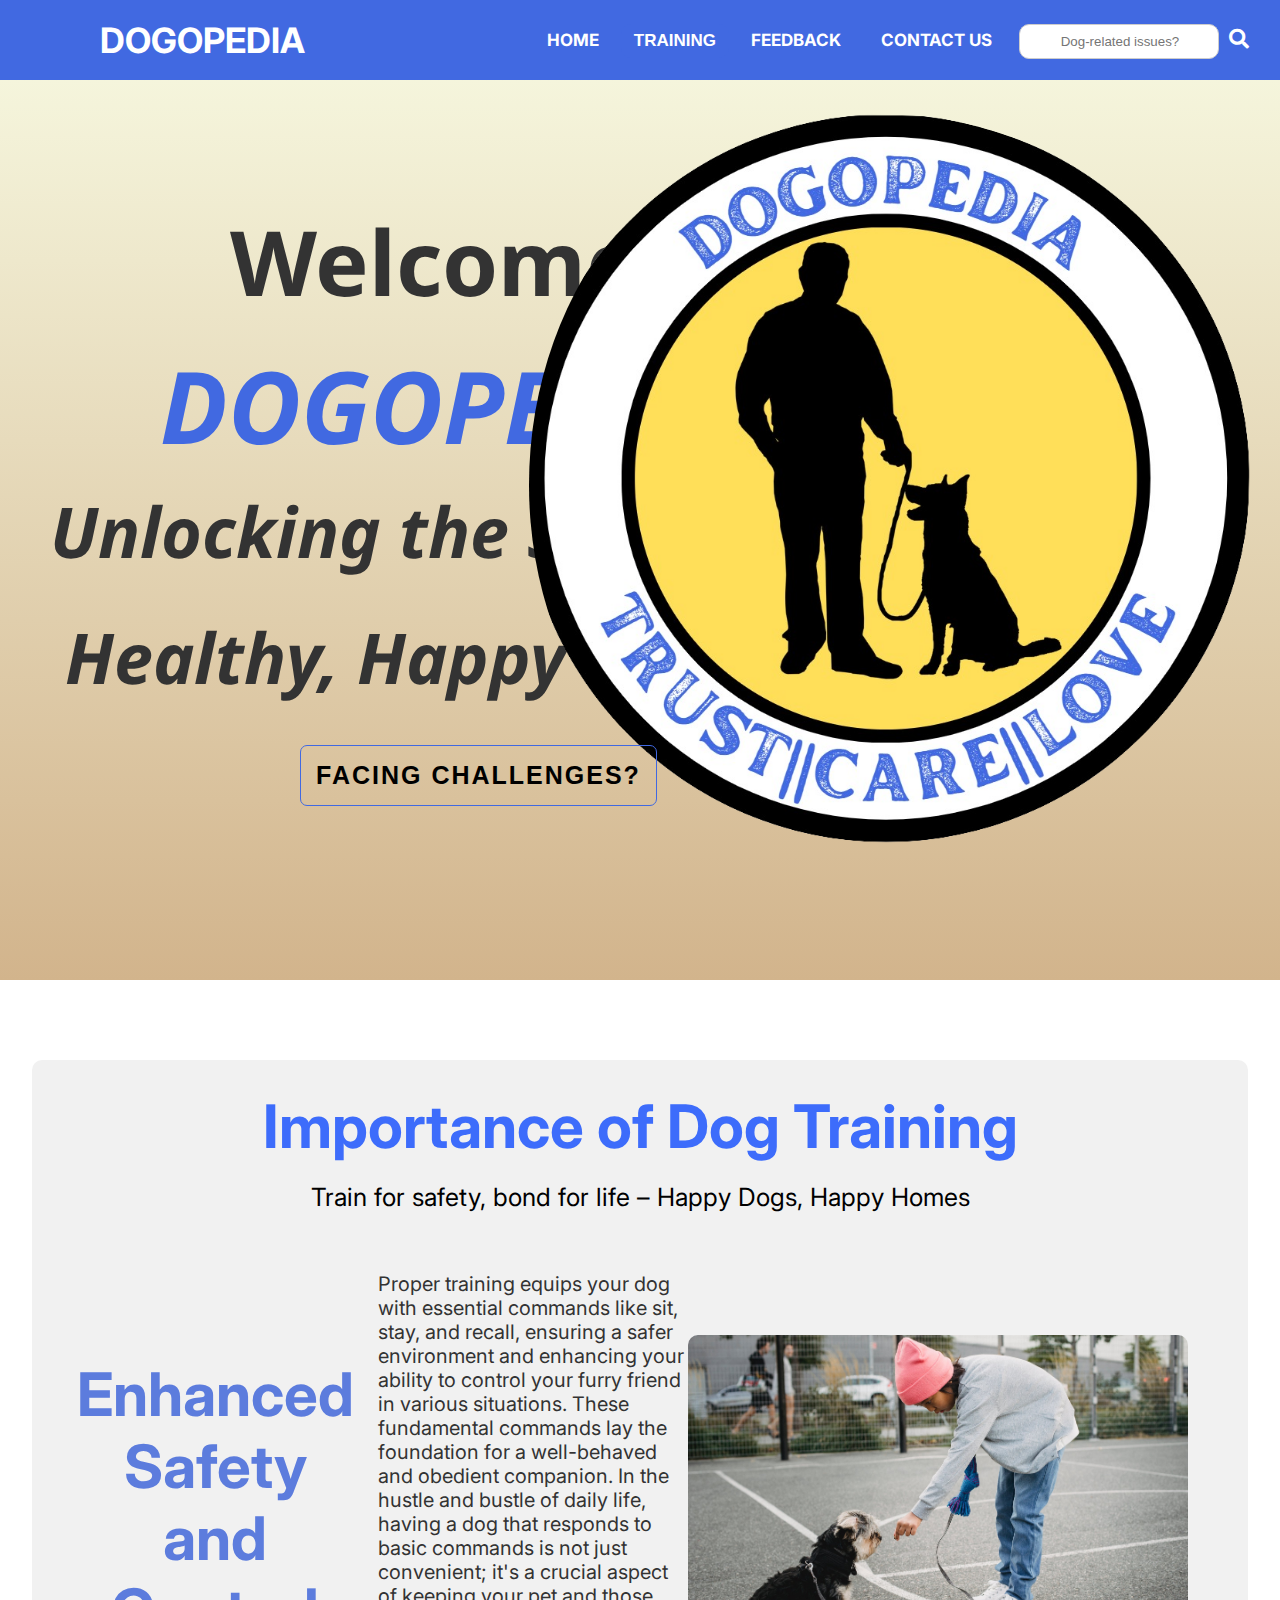
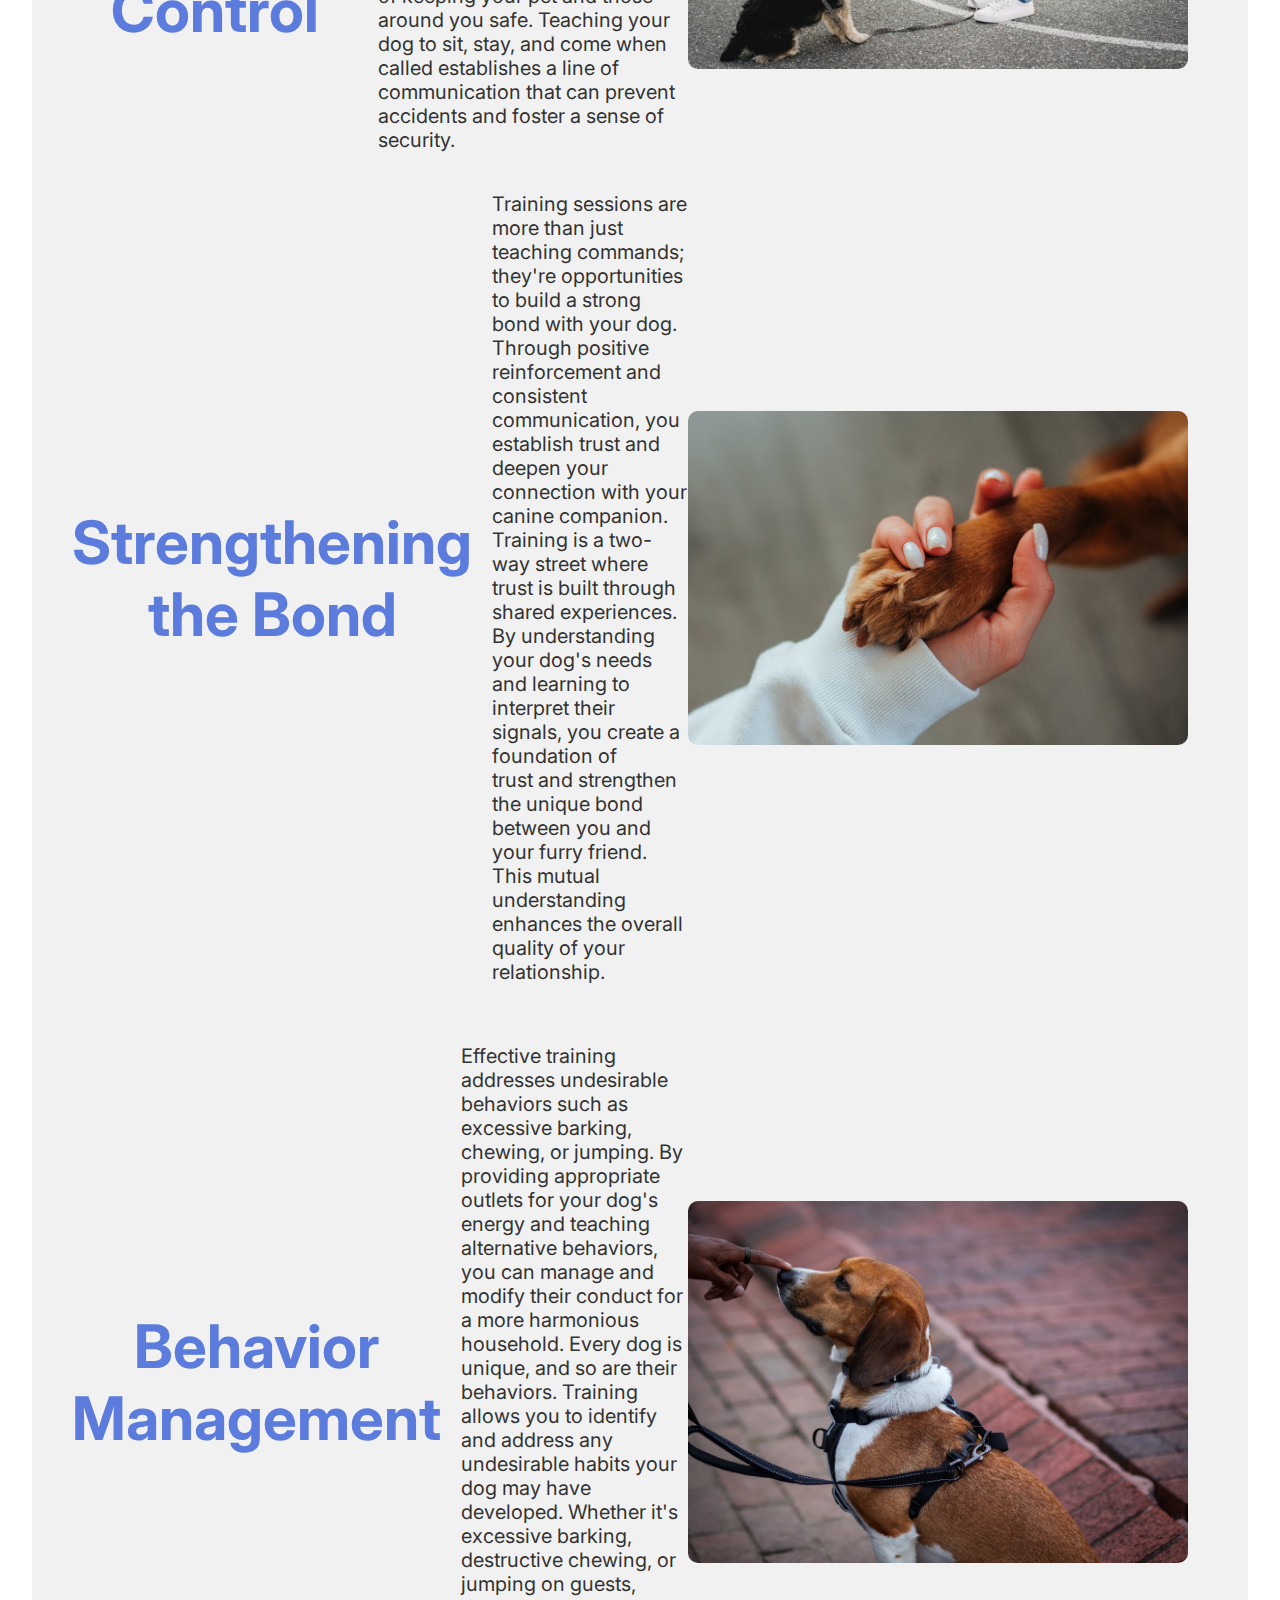
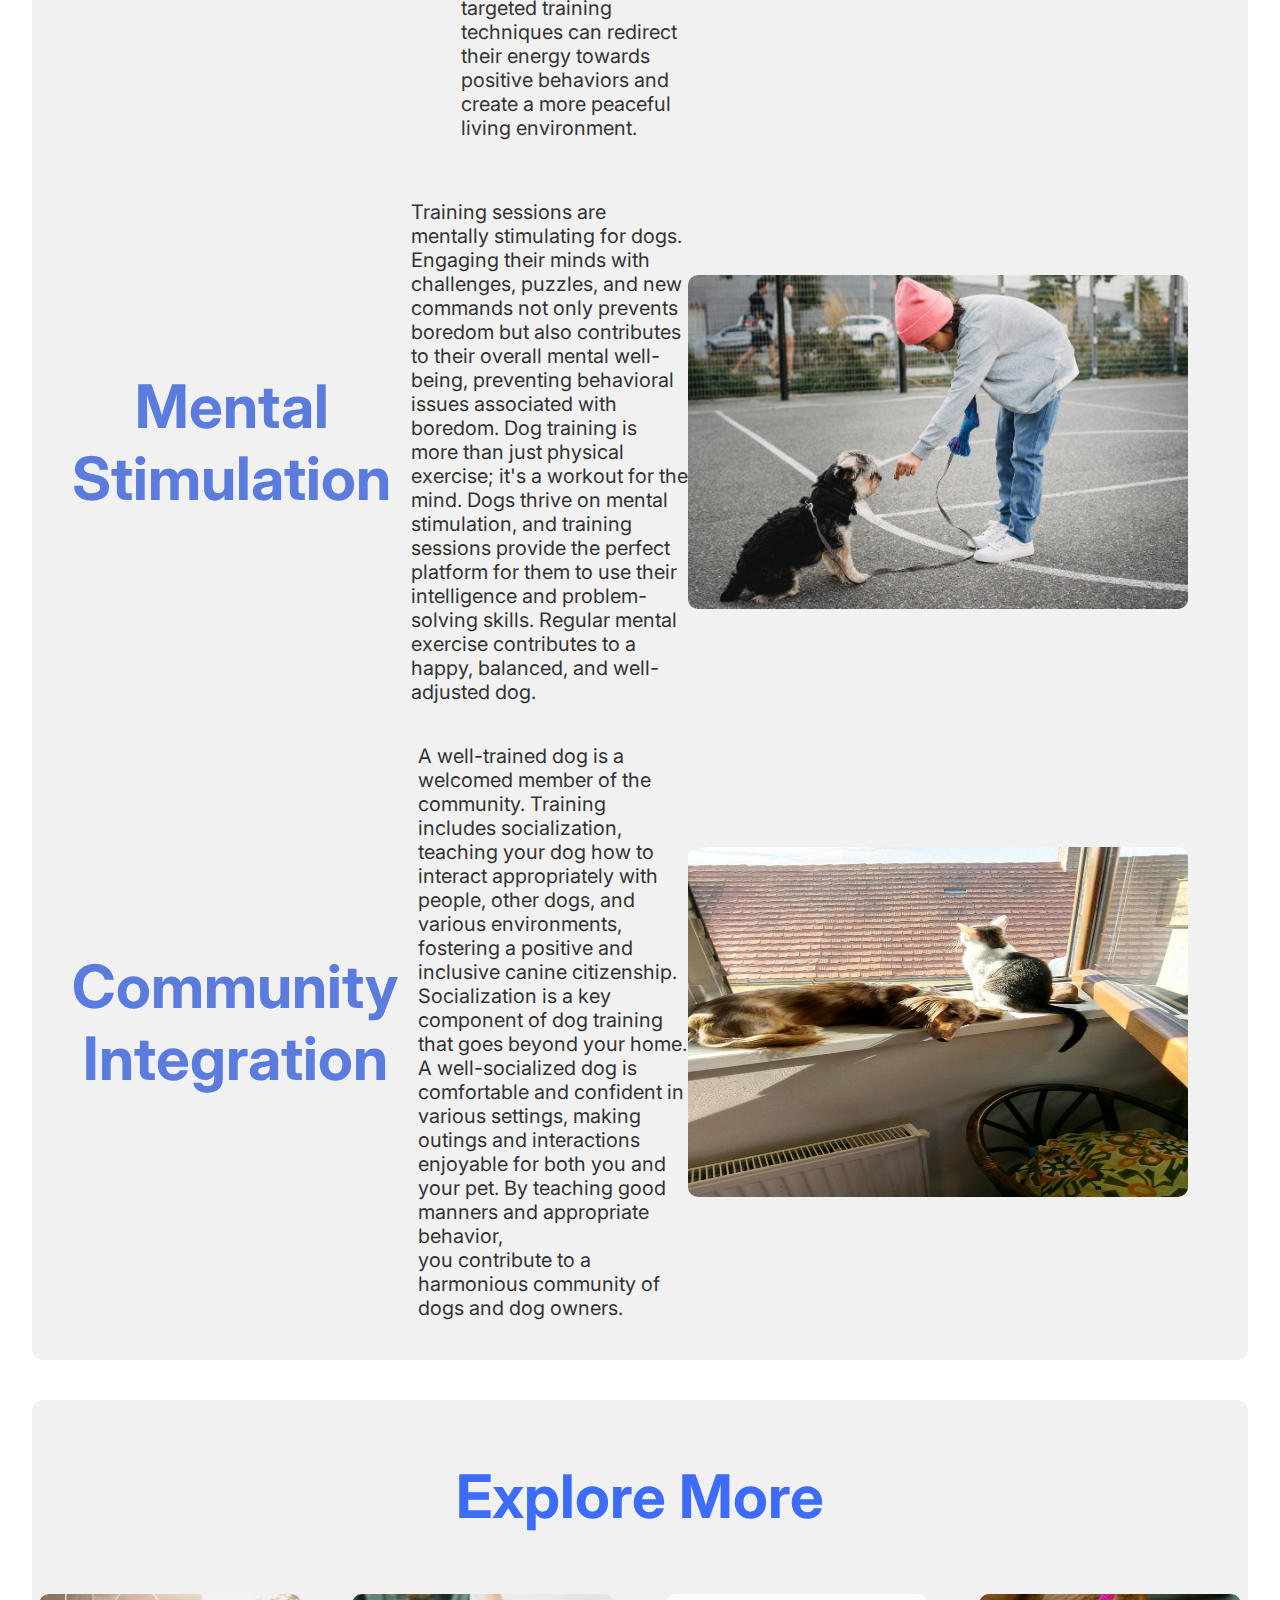
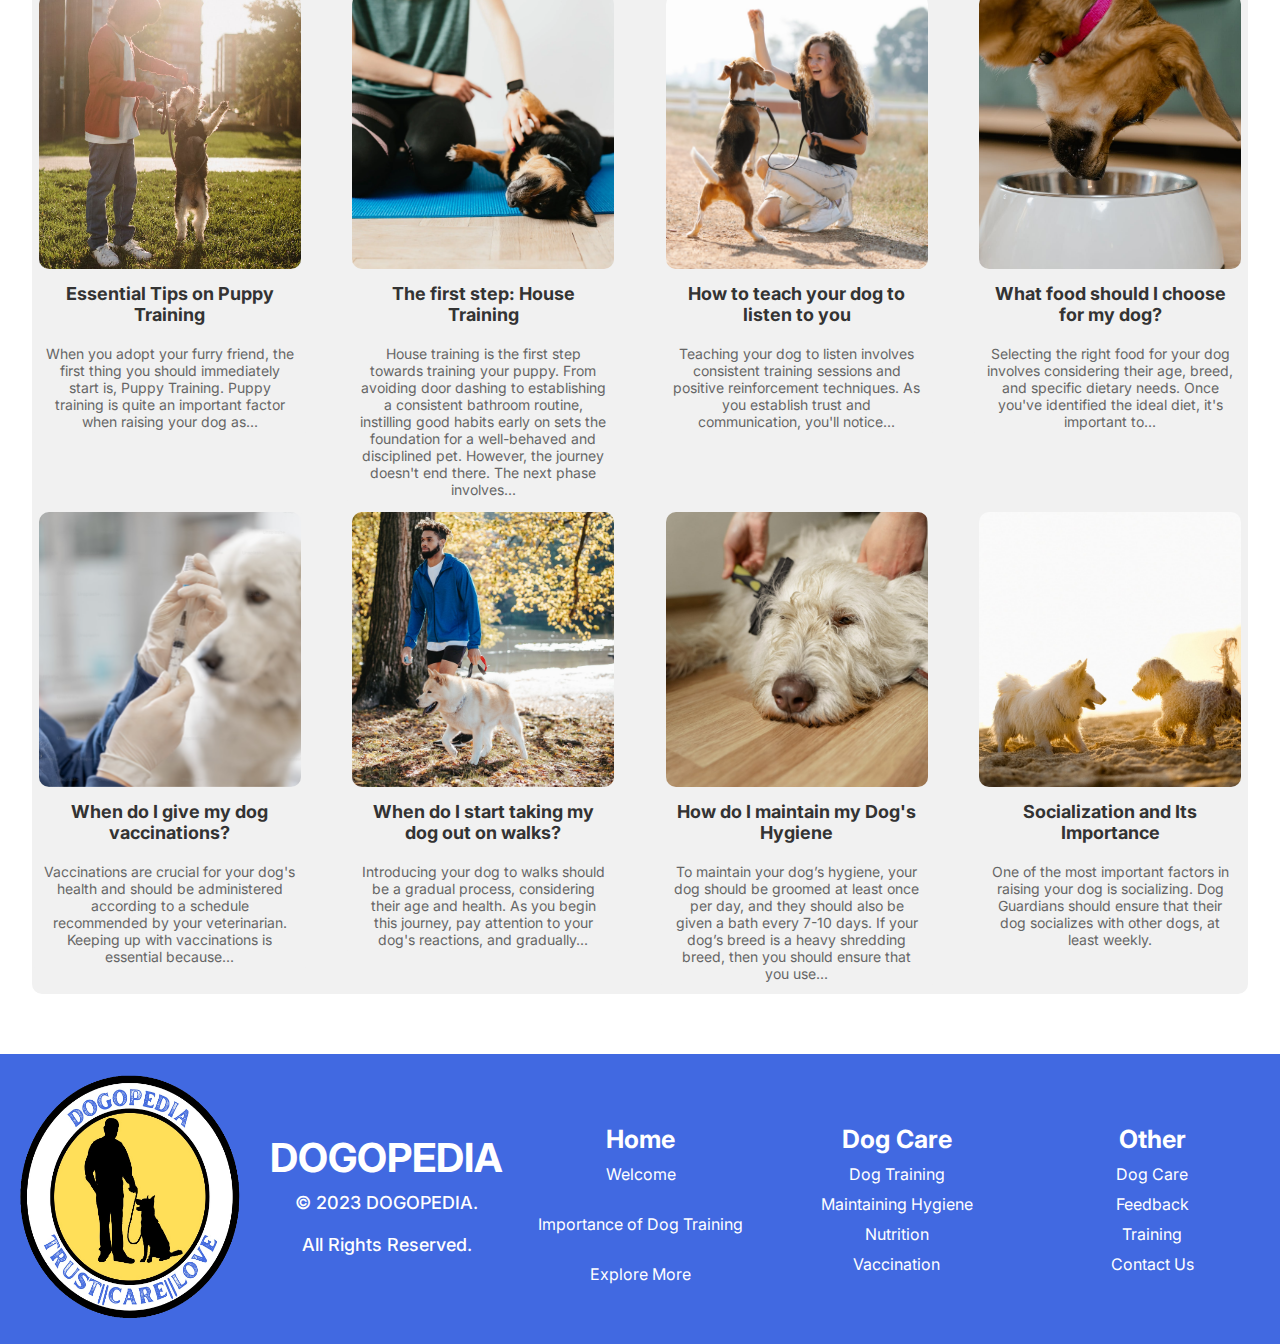
<file: index.html>
<!DOCTYPE html>
<html lang="en" dir="ltr">

<head>
  <meta charset="utf-8">
  <title>DOGOPEDIA</title>
  <meta name="viewport" content="width=device-width, initial-scale=1.0">
  <!-- Add the font links here -->
  <link rel="stylesheet" href="styles.css">
  <link rel="stylesheet" href="https://cdnjs.cloudflare.com/ajax/libs/font-awesome/5.15.3/css/all.min.css">
  <script src="script.js" defer></script>
  <link rel="icon" href="Favicon.png" type="image/x-icon">
  <meta name="viewport" content="width=device-width, initial-scale=1.0">
  <!-- Add the font links here -->
  <link rel="stylesheet" href="https://fonts.googleapis.com/css2?family=Inter:wght@700&family=Noto+Sans&family=Noto+Sans+Kawi:wght@500&display=swap">
  <link rel="stylesheet" href="https://cdnjs.cloudflare.com/ajax/libs/font-awesome/5.15.3/css/all.min.css" integrity="sha512-iBBXm8fW90+nuLcSKlbmrPcLa0OT92xO1BIsZ+ywDWZCvqsWgccV3gFoRBv0z+8dLJgyAHIhR35VZc2oMMotKWithHi/t+s+/h2rZGJT1vYQ6JKcKFYfIUdLlD/bXHqjCZM0J/VVdPWdGqFbNiEtBdZmfFZnYnEUX99nwMs3a2LzBxKMXqfNnZXZLlLZ+WJrHWJWr">
</head>

<body>
  <nav>
    <input type="checkbox" id="check">
    <label for="check" class="checkbtn">
      <i class="fas fa-bars"></i>
    </label>
    <label class="logo"> <a style="text-decoration: none; color: #fff" href="index.html"> DOGOPEDIA </a> </label>
    <ul>
      <li><a class="active" href="index.html">Home</a></li>
      <div class="dropdown">
        <button class="dropbtn">Training</button>
        <div class="dropdown-content">
            <a href="training.html"> Commands</a>
            <a href="hygiene.html">Hygiene </a>
            <a href="nutrition.html">Nutrition </a>
            <a href="vet.html">Health </a>
        </div>
      </div>
      </li>
      <li><a href="feedback.html">Feedback </a></li>
      <li><a href="contact.html">Contact Us</a></li>
      <li>
        <div class="search-bar">
            <input type="text" id="search" placeholder="           Dog-related issues?">
          <button style="border: none; border-radius: 10px;" id="search-button" type="submit">
            <i class="fas fa-search"></i>
        </div>
      </li>
    </ul>
    <div id="suggestions-container"></div>
  </nav>
  <div id="welcome" class="welcome">
    <h1> Welcome to </h1>
    <h2> DOGOPEDIA! </h2>
    <h3> Unlocking the Secrets to a </h3>
    <br>
    <h3> Healthy, Happy Dog Life. </h3>
    <img src="Favicon.png" alt="Your Image Description">
    <div class="button-place">
      <a href="training.html"> <button class="buttonfc"> Facing Challenges? </button> </a>
    </div>
  </div>
  <br>
  <div id="importance"> </div>
  <br>
  <div class="content-container">
    <div class="importance-section">
      <h2 style="color:#3D6CFB;">Importance of Dog Training</h2>
      <br> 
      <p> Train for safety, bond for life  - <br>  Happy Dogs, Happy Homes </p> 
      <div class="responsive-importance-section">
        <div class="importance-point">
          <h3>Enhanced Safety and Control</h3>
          <img src="dog sit important.jpeg"> 
          <p>Proper training equips your dog with essential commands like sit, stay, and recall, ensuring a safer environment and enhancing your ability to control your furry friend in various situations. These fundamental commands lay the foundation for a well-behaved and obedient companion.</p>
          <p>In the hustle and bustle of daily life, having a dog that responds to basic commands is not just convenient; it's a crucial aspect of keeping your pet and those around you safe. Teaching your dog to sit, stay, and come when called establishes a line of communication that can prevent accidents and foster a sense of security.</p>
        </div>
      
        <div class="importance-point">
          <h3>Strengthening the Bond</h3>
          <img src="bonding important.jpeg"> 
          <p>Training sessions are more than just teaching commands; they're opportunities to build a strong bond with your dog. Through positive reinforcement and consistent communication, you establish trust and deepen your connection with your canine companion.</p>
          <p>Training is a two-way street where trust is built through shared experiences. By understanding your dog's needs and learning to interpret their signals, you create a foundation of trust and strengthen the unique bond between you and your furry friend. This mutual understanding enhances the overall quality of your relationship.</p>
        </div>
      
        <div class="importance-point">
          <h3>Behavior Management</h3>
          <img src="dog behaviour importance t.jpeg"> 
          <p>Effective training addresses undesirable behaviors such as excessive barking, chewing, or jumping. By providing appropriate outlets for your dog's energy and teaching alternative behaviors, you can manage and modify their conduct for a more harmonious household.</p>
          <p>Every dog is unique, and so are their behaviors. Training allows you to identify and address any undesirable habits your dog may have developed. Whether it's excessive barking, destructive chewing, or jumping on guests, targeted training techniques can redirect their energy towards positive behaviors and create a more peaceful living environment.</p>
        </div>
      
        <div class="importance-point">
          <h3>Mental Stimulation</h3>
          <img src="stimulating.jpeg"> 
          <p>Training sessions are mentally stimulating for dogs. Engaging their minds with challenges, puzzles, and new commands not only prevents boredom but also contributes to their overall mental well-being, preventing behavioral issues associated with boredom.</p>
          <p>Dog training is more than just physical exercise; it's a workout for the mind. Dogs thrive on mental stimulation, and training sessions provide the perfect platform for them to use their intelligence and problem-solving skills. Regular mental exercise contributes to a happy, balanced, and well-adjusted dog.</p>
        </div>
      
        <div class="importance-point">
          <h3>Community Integration</h3>
          <img style="height: 350px" src="intergration importance t.jpeg"> 
          <p>A well-trained dog is a welcomed member of the community. Training includes socialization, teaching your dog how to interact appropriately with people, other dogs, and various environments, fostering a positive and inclusive canine citizenship.</p>
          <p>Socialization is a key component of dog training that goes beyond your home. A well-socialized dog is comfortable and confident in various settings, making outings and interactions enjoyable for both you and your pet. By teaching good manners and appropriate behavior, you contribute to a harmonious community of dogs and dog owners.</p>
        </div>
      </div>
    </div>
  </div>
  <div id="importancet" class="essential">
    <h2 style="color: #3D6CFB;padding-top: 30px;">Importance of Dog Training</h2>
      <br> 
      <p style="font-size: 25px; text-align: center;" > Train for safety, bond for life – Happy Dogs, Happy Homes </p> 
      <br> 
      <ul> 
        <li> <h3> Enhanced Safety <br> and Control </h3> 
          <p> Proper training equips your dog with essential commands like sit, stay, and recall, ensuring a safer environment and enhancing your ability to control your furry friend in various situations. These fundamental commands lay the foundation for a well-behaved and obedient companion.
           In the hustle and bustle of daily life, having a dog that responds to basic commands is not just convenient; it's a crucial aspect of keeping your pet and those around you safe. Teaching your dog to sit, stay, and come when called establishes a line of communication that can prevent accidents and foster a sense of security. </p>
          <img src="dog sit importance of t.jpeg"> 
        </li>
        <li>
          <h3> Strengthening the Bond </h3>
          <p> Training sessions are more than just teaching commands; they're opportunities to build a strong bond with your dog. Through positive reinforcement and consistent communication, you establish trust and deepen your connection with your canine companion. 
           Training is a two-way street where <br> trust is built through shared experiences. By understanding your dog's needs and learning to interpret their signals, you create a foundation of <br> trust and strengthen the unique bond between you and your furry friend. This mutual understanding enhances the overall quality of your relationship. </p>
           <img src="bonding important.jpeg">
          </li>
        <br> 
        <li> <h3> Behavior Management </h3>
          <p> Effective training addresses undesirable behaviors such as excessive barking, chewing, or jumping. By providing appropriate outlets for your dog's energy and teaching alternative behaviors, you can manage and modify their conduct for a more harmonious household. 
           Every dog is unique, and so are their behaviors. Training allows you to identify and address any undesirable habits your dog may have developed. Whether it's excessive barking, destructive chewing, or jumping on guests, targeted training techniques can redirect their energy towards positive behaviors and create a more peaceful living environment. </p>
           <img src="dog behaviour importance t.jpeg">
          </li> 
        <br> 
        <li> <h3> Mental <br> Stimulation </h3>
          <p> Training sessions are mentally stimulating for dogs. Engaging their minds with challenges, puzzles, and new commands not only prevents boredom but also contributes to their overall mental well-being, preventing behavioral issues associated with boredom. 
           Dog training is more than just physical exercise; it's a workout for the mind. Dogs thrive on mental stimulation, and training sessions provide the perfect platform for them to use their intelligence and problem-solving skills. Regular mental exercise contributes to a happy, balanced, and well-adjusted dog. </p>
           <img src="dog sit importance of t.jpeg"> 
        <br>
        <li> <h3> Community Integration </h3>
          <p> A well-trained dog is a welcomed member of the community. Training includes socialization, teaching your dog how to interact appropriately with people, other dogs, and various environments, fostering a positive and inclusive canine citizenship. 
           Socialization is a key component of dog training that goes beyond your home. A well-socialized dog is comfortable and confident in various settings, making outings and interactions enjoyable for both you and your pet. By teaching good manners and appropriate behavior, <br> you contribute to a harmonious community of dogs and dog owners. </p>
           <img style="width: 125%; height: 350px; " src="intergration importance t.jpeg">
          </li>
      </ul> 
    </div>
  </div>
  <div id="explore-more"> </div>
  <br> 
  <br> 
  <div class="explore-container">
    <h1 style="background: #f1f1f1; color: #3D6CFB; font-size: 60px; text-align: center; margin: 60px; width: 100%;"> Explore More </h1>
    <div class="explore-item">
      <a href="training.html">
        <img src="dog training.jpeg" alt="Puppy Training Image">
        <h3>Essential Tips on Puppy Training</h3>
        <p>When you adopt your furry friend, the first thing you should immediately start is, Puppy Training. Puppy training is quite an important factor when raising your dog as...</p>
      </a>
    </div>

    <div class="explore-item">
      <a href="training.html#house-training">
        <img src="house training.webp" alt="House Training Image">
        <h3>The first step: House Training</h3>
        <p>House training is the first step towards training your puppy. From avoiding door dashing to establishing a consistent bathroom routine, instilling good habits early on sets the foundation for a well-behaved and disciplined pet. However, the journey doesn't end there. The next phase involves...</p>
      </a>
    </div>

    <div class="explore-item">
      <a href="training.html">
        <img src="dog listen.png" alt="Teaching Your Dog to Listen Image">
        <h3>How to teach your dog to listen to you</h3>
        <p>Teaching your dog to listen involves consistent training sessions and positive reinforcement techniques. As you establish trust and communication, you'll notice...</p>
      </a>
    </div>

    <div class="explore-item">
      <a href="nutrition.html#food">
        <img src="nutrition.jpeg" alt="Choosing Dog Food Image">
        <h3>What food should I choose for my dog?</h3>
        <p>Selecting the right food for your dog involves considering their age, breed, and specific dietary needs. Once you've identified the ideal diet, it's important to...</p>
      </a>
    </div>
    <div class="explore-item">
      <a href="vet.html#vaccination">
        <img src="Vaccination.png" alt="Vaccination Image">
        <h3>When do I give my dog vaccinations? </h3>
        <p>Vaccinations are crucial for your dog's health and should be administered according to a schedule recommended by your veterinarian. Keeping up with vaccinations is essential because...</p>
      </a>
    </div>

    <div class="explore-item">
      <a href="training.html#walking">
        <img src="dog walking.jpeg" alt="Walking Image">
        <h3>When do I start taking my dog out on walks? </h3>
        <p>Introducing your dog to walks should be a gradual process, considering their age and health. As you begin this journey, pay attention to your dog's reactions, and gradually...</p>
      </a>
    </div>

    <div class="explore-item">
      <a href="hygiene.html">
        <img src="grooming.jpeg" alt="Hygiene Image">
        <h3>How do I maintain my Dog's Hygiene </h3>
        <p>To maintain your dog’s hygiene, your dog should be groomed at least once per day, and they should also be given a bath every 7-10 days. If your dog’s breed is a heavy shredding breed, then you should ensure that you use...</p>
      </a>
    </div>

    <div class="explore-item">
      <a href="training.html">
        <img src="socializaition.jpeg" alt="Socialization Image">
        <h3>Socialization and Its Importance </h3>
        <p>One of the most important factors in raising your dog is socializing. Dog Guardians should ensure that their dog socializes with other dogs, at least weekly.</p>
      </a>
    </div>
  </div>
<br> 
<br> 
<br>
<footer>
  <div class="footer-section footer-logo">
    <img style="width: 250px; height: 250px;" src="Favicon.png" alt="Website Logo"> 
    <div>
      <div class="wnfooter"> 
      <p style="text-align: center; font-weight: bold; font-size: 40px;">DOGOPEDIA</p>
    </div>
      <ul class="footer-rights">
        <li style="font-size: 18px; font-weight: 500;  text-align: center">&copy; 2023  DOGOPEDIA. <br> <br>  All Rights Reserved. </li>
      </ul>
      
    </div>
  </div>

  <div class="footer-space">
    <h4> Home </h4>
    <ul class="footer-links">
      <li><a href="#welcome"> Welcome </a> </li>
      <br>
      <li><a href="#importance"> Importance of Dog Training </a></li>
      <br> 
      <li><a href="#explore"> Explore More </a></li>
    </ul>
  </div>

  <div class="footer-space">
    <h4> Dog Care </h4>
    <ul class="footer-links"> 
      <li><a href="training.html"> Dog Training </li>
      <li><a href="hygiene.html"> Maintaining Hygiene </a></li>
      <li><a href="nutrition.html"> Nutrition </a> </li>
      <li><a href="vet.html#vaccination"> Vaccination </li>
    </ul>
  </div>
  <div class="footer-space">
    <h4 style="color:#fff;">Other </h4>
    <ul class="footer-links">
      <li><a href="training.html">Dog Care</a></li>
      <li><a href="feedback.html">Feedback </a></li>
      <li><a href="feedback.html">Training</a></li>
      <li><a href="contact.html"> Contact Us </li>
    </ul>
  </div>
  <!-- Responsive Footer -->
  <div class="rfooter">
    <h4 style="color:#fff;"> Feedback  </h4><br>
    <div class="footer-links">
     <a href="#feedback"> Feedback Form  </a>  <br><br>
     <a href="#reviews"> Previous Reviews </a>  <br><br>
    </div>
    <br>
    <h4> Dog Care </h4><br>
    <div class="footer-links">
     <a href="training.html"> Dog Training </a> <br><br>
     <a href="hygiene.html"> Maintaining Hygiene</a><br><br>
     <a href="nutrition.html"> Nutrition </a> <br>  <br>
     <a href="vet.html#vaccination"> Vaccination </a> <br> <br>
    </div>
    <br>
    <h4> Other </h4> <br>
    <div class="footer-links">
     <a href="hygiene.html"> Dog Care</a>  <br><br>
     <a href="feedback.html"> Feedback </a>  <br><br>
     <a href="training.html"> Training </a>  <br><br>
     <a href="contact.html"> Contact Us </a>  <br><br>
  </div>
</footer>

</body>

</html>
</file>
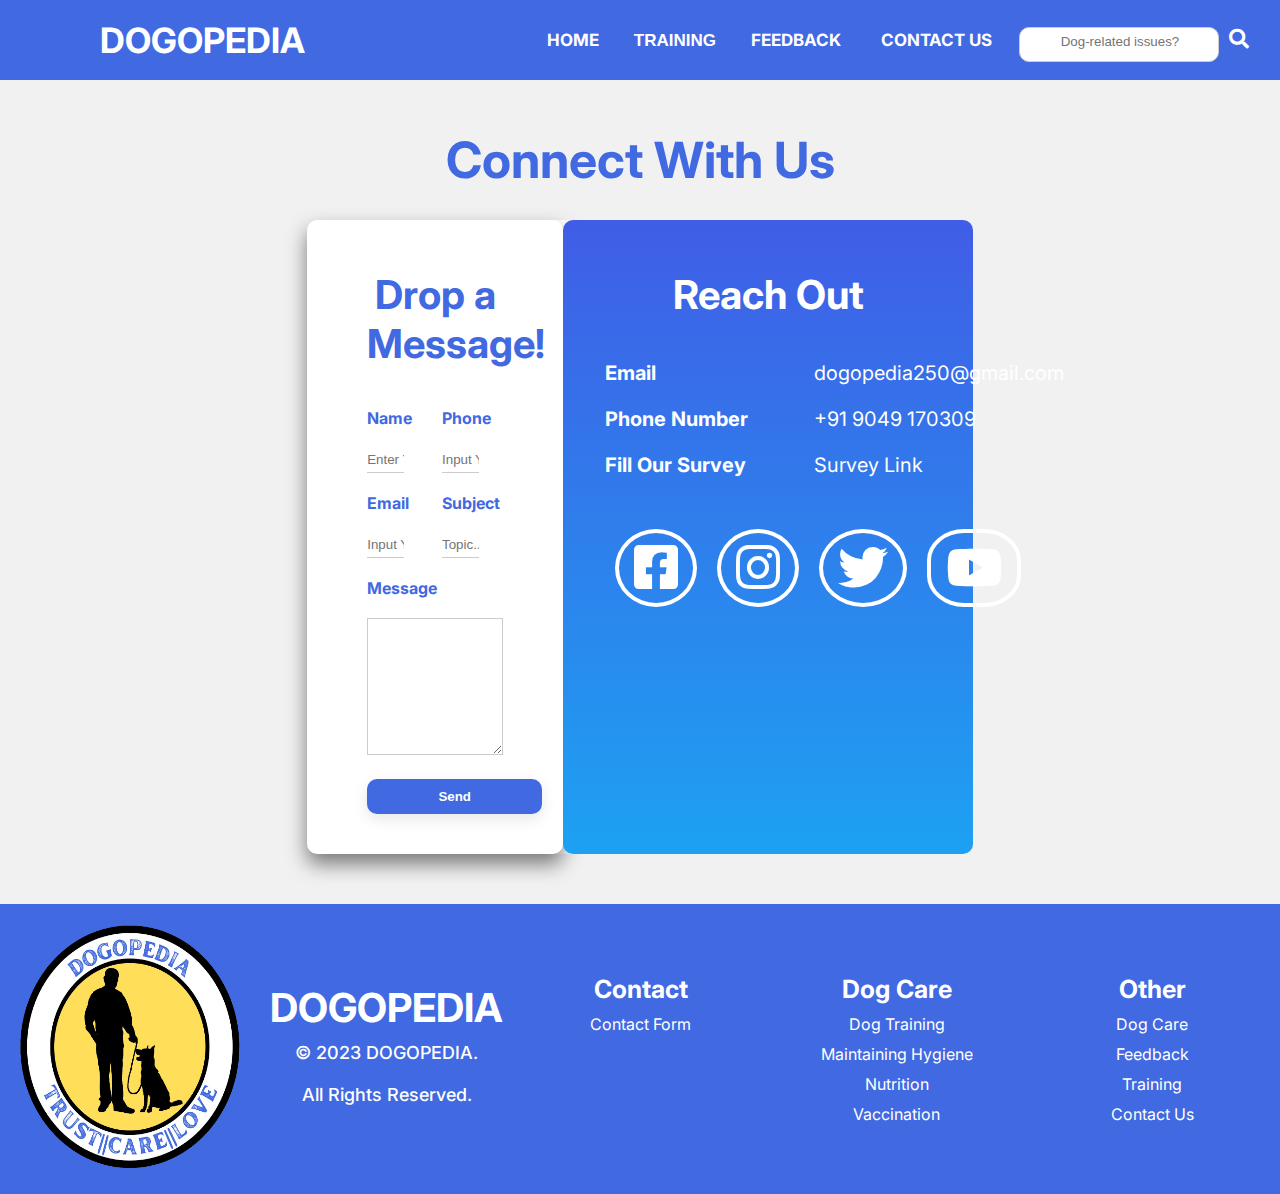
<file: contact.html>
<!DOCTYPE html>
<html lang="en">
<head>
    <meta charset="utf-8">
    <title>DOGOPEDIA</title>
    <meta name="viewport" content="width=device-width, initial-scale=1.0">
    <!-- Add the font links here -->
    <link rel="stylesheet" href="contact.css">
    <link rel="stylesheet" href="https://cdnjs.cloudflare.com/ajax/libs/font-awesome/5.15.3/css/all.min.css">
    <script src="script.js" defer></script>
    <link rel="icon" href="Favicon.png" type="image/x-icon">
    <meta name="viewport" content="width=device-width, initial-scale=1.0">
    <!-- Add the font links here -->
    <link rel="stylesheet" href="https://fonts.googleapis.com/css2?family=Inter:wght@700&family=Noto+Sans&family=Noto+Sans+Kawi:wght@500&display=swap">
    <link rel="stylesheet" href="https://cdnjs.cloudflare.com/ajax/libs/font-awesome/5.15.3/css/all.min.css" integrity="sha512-iBBXm8fW90+nuLcSKlbmrPcLa0OT92xO1BIsZ+ywDWZCvqsWgccV3gFoRBv0z+8dLJgyAHIhR35VZc2oMMotKWithHi/t+s+/h2rZGJT1vYQ6JKcKFYfIUdLlD/bXHqjCZM0J/VVdPWdGqFbNiEtBdZmfFZnYnEUX99nwMs3a2LzBxKMXqfNnZXZLlLZ+WJrHWJWr">
    <link rel="stylesheet" href="https://cdnjs.cloudflare.com/ajax/libs/font-awesome/5.14.0/css/all.min.css" integrity="sha512-1PKOgIY59xJ8Co8+NE6FZ+LOAZKjy+KY8iq0G4B3CyeY6wYHN3yt9PW0XpSriVlkMXe40PTKnXrLnZ9+fkDaog==" crossorigin="anonymous" />
</head>
<!DOCTYPE html>
<html lang="en" dir="ltr">

<head>
  <meta charset="utf-8">
  <title>DOGOPEDIA</title>
  <meta name="viewport" content="width=device-width, initial-scale=1.0">
  <!-- Add the font links here -->
  <link rel="stylesheet" href="feedback.css">
  <link rel="stylesheet" href="https://cdnjs.cloudflare.com/ajax/libs/font-awesome/5.15.3/css/all.min.css">
  <script src="script.js" defer></script>
  <link rel="icon" href="Favicon.png" type="image/x-icon">
  <meta name="viewport" content="width=device-width, initial-scale=1.0">
  <!-- Add the font links here -->
  <link rel="stylesheet" href="https://fonts.googleapis.com/css2?family=Inter:wght@700&family=Noto+Sans&family=Noto+Sans+Kawi:wght@500&display=swap">
  <link rel="stylesheet" href="https://cdnjs.cloudflare.com/ajax/libs/font-awesome/5.15.3/css/all.min.css" integrity="sha512-iBBXm8fW90+nuLcSKlbmrPcLa0OT92xO1BIsZ+ywDWZCvqsWgccV3gFoRBv0z+8dLJgyAHIhR35VZc2oMMotKWithHi/t+s+/h2rZGJT1vYQ6JKcKFYfIUdLlD/bXHqjCZM0J/VVdPWdGqFbNiEtBdZmfFZnYnEUX99nwMs3a2LzBxKMXqfNnZXZLlLZ+WJrHWJWr">
  
</head>


<body style="background:#f1f1f1;">
  <nav>
    <input type="checkbox" id="check">
    <label for="check" class="checkbtn">
      <i class="fas fa-bars"></i>
    </label>
    <label class="logo"> <a style="text-decoration: none; color: #fff" href="index.html"> DOGOPEDIA </a> </label>
    <ul>
      <li><a class="active" href="index.html">Home</a></li>
      <div class="dropdown">
        <button class="dropbtn">Training</button>
        <div class="dropdown-content">
            <a href="training.html"> Commands</a>
            <a href="hygiene.html">Hygiene </a>
            <a href="nutrition.html">Nutrition </a>
            <a href="vet.html">Health </a>
        </div>
      </div>
      </li>
      <li><a href="feedback.html">Feedback </a></li>
      <li><a href="contact.html">Contact Us</a></li>
      <li>
        <div class="search-bar">
          <input type="text" id="search" placeholder="           Dog-related issues?">
          <button style="border: none; border-radius: 10px;" id="search-button" type="submit">
            <i class="fas fa-search"></i>
        </div>
      </li>
    </ul>
    <div id="suggestions-container"></div>
  </nav>
    <div class="contact-container">
      <h1 id="contact" style="color:#4169e1;"> Connect With Us </h1> 
  <div class="contact-box">
      <div class="contact-left"> 
          <h2 style="color:#4169e1;">Drop a Message! </h2>
          <br> 
          <form target="" action="https://formspree.io/f/xoqogvga" method="POST"> 
              <div class="input-row">
                  <div class="input-group">
                      <label> Name </label>  <br> <br> 
                      <input name="Name" type="text" placeholder="Enter Your Name..." required> 
                  </div>
                  <div class="input-group">
                      <label> Phone </label> <br> <br> 
                      <input name="Phone Number" type="text" placeholder="Input Your Phone Number..." required> 
                  </div>
              </div>
              <div class="input-row">
                  <div class="input-group">
                      <label> Email </label><br> <br> 
                      <input name="Reply to" type="email" placeholder="Input Your Email..."required> 
                  </div>
                  <div class="input-group">
                      <label> Subject </label><br> <br> 
                      <input name="Topic" type="text" placeholder="Topic..."required> 
                  </div>
              </div>
              <label> Message </label> <br> <br> 
              <textarea name="Message" rows="5" placeholder="Your Message" required> </textarea>
              <div class="form-button">
                <br> 
              <button type="submit"> <a href="thankyou.html"> Send  </a> </button>
              </div>
          </form>  
      </div>
        <div class="contact-right">
          <h2> Reach Out </h2>
          <table> 
              <tr> 
                  <td> Email </td>
                  <td> dogopedia250@gmail.com </td>
              </tr>
              <tr> 
                  <td> Phone Number </td> 
                  <td> +91 9049 170309 </td>
              </tr>
              <tr> 
                  <td> Fill Our Survey </td>
                  <td> <a style="color: #fff; text-decoration: none;" href="google forms">Survey Link</a> </td>
              </tr>
              <tr> 
                  <td colspan="2">
                      <div class="col-md-4">
                          <div class="custom-right-contact-social-icon">
                              <ul class="custom-socil-item-inner">
                                  <li><a href="#"><i class="fab fa-facebook-square"></i></a></li>
                                  <li><a href="#"><i class="fab fa-instagram"></i></a></li>
                                  <li><a href="https://twitter.com/dogopedia250"><i class="fab fa-twitter"></i></a></li>
                                  <li><a href="https://www.youtube.com/channel/UCLci6vkxbejkrNldMQSPw4g"><i class="fab fa-youtube"></i></a></li>
                              </ul>
                          </div>
                      </div>
                  </td>
              </tr>
          </table>
      </div>
  </div>
</div>
<div class="c-box">
  <h1> Connect With Us </h1>
  <br> <br> 
  <div class="c-box-one">
    <form target="" action="https://formspree.io/f/moqgjljl" method="POST"> 
      <div class="input-row">
          <div class="input-group">
              <label> Name </label>  <br> <br> 
              <input name="Name" type="text" placeholder="Enter Your Name..." required> 
          </div>
          <div class="input-group">
              <label> Phone </label> <br> <br> 
              <input name="Phone Number" type="text" placeholder="Input Your Phone Number..." required> 
          </div>
      </div>
      <div class="input-row">
          <div class="input-group">
              <label> Email </label><br> <br> 
              <input name="Reply to" type="email" placeholder="Input Your Email..."required> 
          </div>
          <div class="input-group">
              <label> Subject </label><br> <br> 
              <input name="Topic" type="text" placeholder="Topic..."required> 
          </div>
      </div>
      <label> Message </label> <br> <br> 
      <textarea name="Message" rows="5" placeholder="Your Message" required> </textarea>
      <div class="form-button">
        <br> 
      <button type="submit"> <a href="thankyou.html"> Send  </a> </button>
      </div>
  </form>  
  </div>
</div>
<footer>
  <div class="footer-section footer-logo">
    <img style="width: 250px; height: 250px;" src="Favicon.png" alt="Website Logo"> 
    <div>
      <div class="wnfooter"> 
      <p style="text-align: center; font-weight: bold; font-size: 40px;">DOGOPEDIA</p>
    </div>
      <ul class="footer-rights">
        <li style="font-size: 18px; font-weight: 500;  text-align: center">&copy; 2023  DOGOPEDIA. <br> <br>  All Rights Reserved. </li>
      </ul>
      
    </div>
  </div>

  <div class="footer-space">
    <h4> Contact </h4>
    <ul class="footer-links">
      <li><a href="#contact">Contact Form </a></li>
    </ul>
  </div>

  <div class="footer-space">
    <h4> Dog Care </h4>
    <ul class="footer-links"> 
      <li><a href="training.html"> Dog Training </li>
      <li><a href="hygiene.html"> Maintaining Hygiene </a></li>
      <li><a href="nutrition.html"> Nutrition </a> </li>
      <li><a href="vet.html#vaccination"> Vaccination </li>
    </ul>
  </div>
  <div class="footer-space">
    <h4 style="color:#fff;">Other </h4>
    <ul class="footer-links">
      <li><a href="training.html">Dog Care</a></li>
      <li><a href="feedback.html">Feedback </a></li>
      <li><a href="feedback.html">Training</a></li>
      <li><a href="contact.html"> Contact Us </li>
    </ul>
  </div>
  <!-- Responsive Footer -->
  <div class="rfooter">
    <h4 style="color:#fff;"> Contact </h4><br>
    <div class="footer-links">
     <a href="#contact"> Contact </a> 
    </div>
    <br>
    <h4> Dog Care </h4><br>
    <div class="footer-links">
     <a href="training.html"> Dog Training </a> <br><br>
     <a href="hygiene.html"> Maintaining Hygiene</a><br><br>
     <a href="nutrition.html"> Nutrition </a> <br>  <br>
     <a href="vet.html#vaccination"> Vaccination </a> <br> <br>
    </div>
    <br>
    <h4> Other </h4> <br>
    <div class="footer-links">
     <a href="hygiene.html"> Dog Care</a>  <br><br>
     <a href="feedback.html"> Feedback </a>  <br><br>
     <a href="training.html"> Training </a>  <br><br>
     <a href="contact.html"> Contact Us </a>  <br><br>
  </div>
</footer>
</body>
</html>
</file>
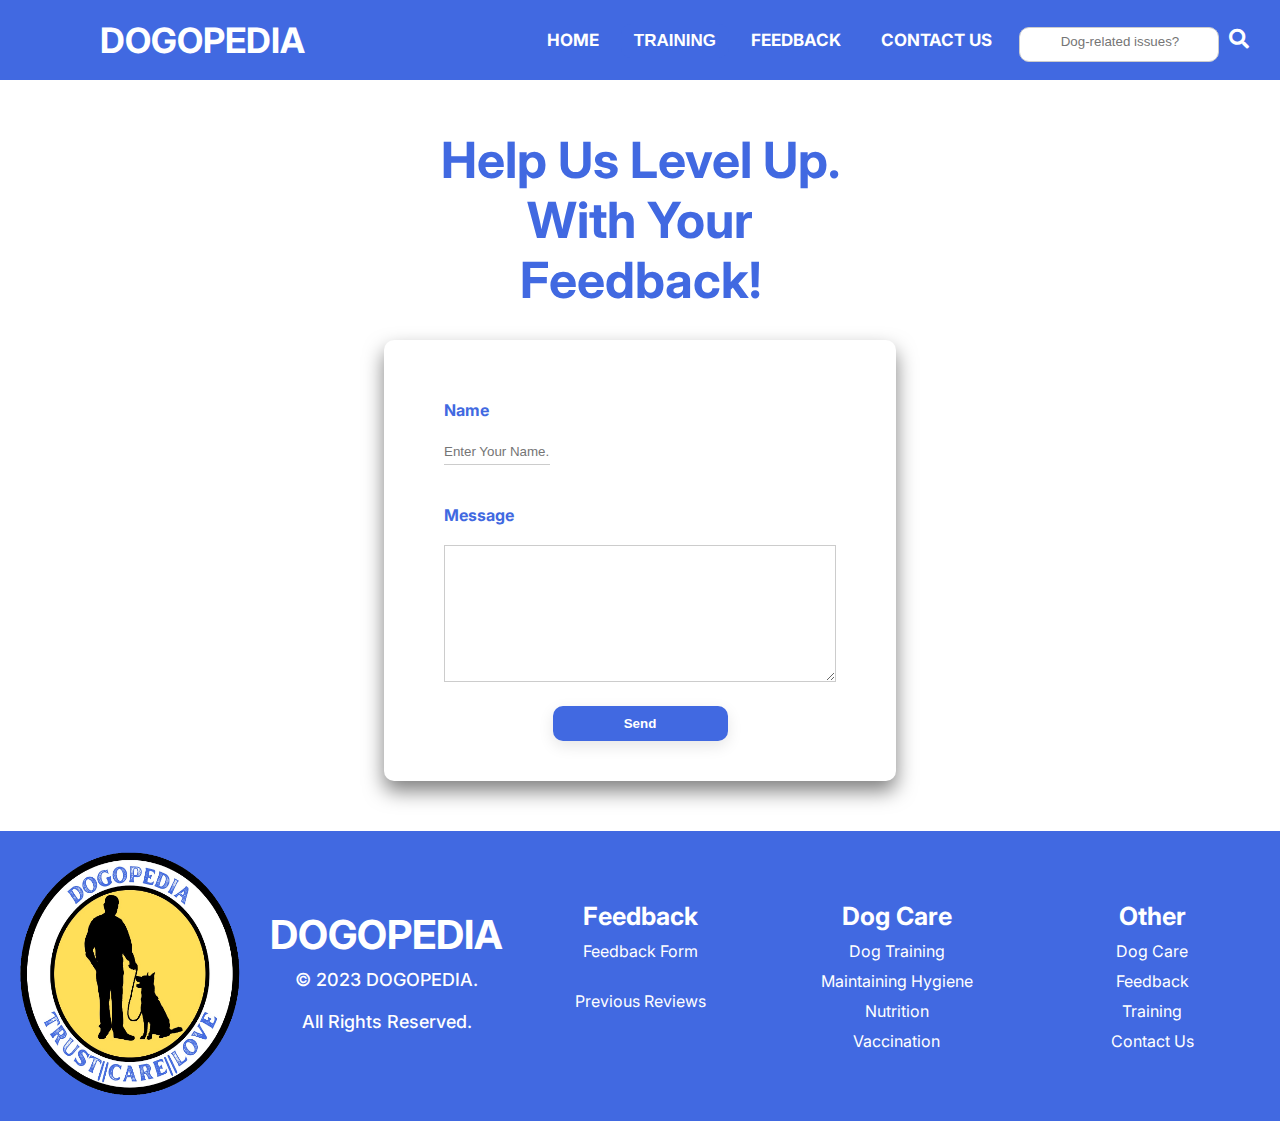
<file: feedback.html>
<!DOCTYPE html>
<html lang="en" dir="ltr">

<head>
  <meta charset="utf-8">
  <title>DOGOPEDIA</title>
  <meta name="viewport" content="width=device-width, initial-scale=1.0">
  <!-- Add the font links here -->
  <link rel="stylesheet" href="feedback.css">
  <link rel="stylesheet" href="https://cdnjs.cloudflare.com/ajax/libs/font-awesome/5.15.3/css/all.min.css">
  <script src="script.js" defer></script>
  <link rel="icon" href="Favicon.png" type="image/x-icon">
  <meta name="viewport" content="width=device-width, initial-scale=1.0">
  <!-- Add the font links here -->
  <link rel="stylesheet" href="https://fonts.googleapis.com/css2?family=Inter:wght@700&family=Noto+Sans&family=Noto+Sans+Kawi:wght@500&display=swap">
  <link rel="stylesheet" href="https://cdnjs.cloudflare.com/ajax/libs/font-awesome/5.15.3/css/all.min.css" integrity="sha512-iBBXm8fW90+nuLcSKlbmrPcLa0OT92xO1BIsZ+ywDWZCvqsWgccV3gFoRBv0z+8dLJgyAHIhR35VZc2oMMotKWithHi/t+s+/h2rZGJT1vYQ6JKcKFYfIUdLlD/bXHqjCZM0J/VVdPWdGqFbNiEtBdZmfFZnYnEUX99nwMs3a2LzBxKMXqfNnZXZLlLZ+WJrHWJWr">
  
</head>


<body>
  <nav>
    <input type="checkbox" id="check">
    <label for="check" class="checkbtn">
      <i class="fas fa-bars"></i>
    </label>
    <label class="logo"> <a style="text-decoration: none; color: #fff" href="index.html"> DOGOPEDIA </a> </label>
    <ul>
      <li><a class="active" href="index.html">Home</a></li>
      <div class="dropdown">
        <button class="dropbtn">Training</button>
        <div class="dropdown-content">
            <a href="training.html"> Commands</a>
            <a href="hygiene.html">Hygiene </a>
            <a href="nutrition.html">Nutrition </a>
            <a href="vet.html">Health </a>
        </div>
      </div>
      </li>
      <li><a href="feedback.html">Feedback </a></li>
      <li><a href="contact.html">Contact Us</a></li>
      <li>
        <div class="search-bar">
          <input type="text" id="search" placeholder="           Dog-related issues?">
          <button style="border: none; border-radius: 10px;" id="search-button" type="submit">
            <i class="fas fa-search"></i>
        </div>
      </li>
    </ul>
    <div id="suggestions-container"></div>
  </nav>
  <div class="contact-container">
    <h1  id="feedback" style="color: #4169e1;"> Help Us Level Up. <br> With Your Feedback!</h1> 
    <div class="contact-left"> 
        <br> 
        <form target="" action="https://formspree.io/f/xoqogvga" method="POST"> 
            <div class="input-row">
                <div class="input-group">
                    <label> Name </label>  <br> <br> 
                    <input name="Name" type="text" placeholder="Enter Your Name..." required> 
                </div>
            </div>
            <div class="input-row">
            </div>
            <label> Message </label> <br> <br> 
            <textarea name="Message" rows="5" placeholder="Your Message" required> </textarea>
            <div class="form-button">
              <br> 
            <button type="submit"> <a href="thankyou.html"> Send  </a> </button>
            </div>
        </form>  
    </div>
</div>
<footer>
  <div class="footer-section footer-logo">
    <img style="width: 250px; height: 250px;" src="Favicon.png" alt="Website Logo"> 
    <div>
      <div class="wnfooter"> 
      <p style="text-align: center; font-weight: bold; font-size: 40px;">DOGOPEDIA</p>
    </div>
      <ul class="footer-rights">
        <li style="font-size: 18px; font-weight: 500;  text-align: center">&copy; 2023  DOGOPEDIA. <br> <br>  All Rights Reserved. </li>
      </ul>
      
    </div>
  </div>

  <div class="footer-space">
    <h4> Feedback </h4>
    <ul class="footer-links">
      <li><a href="#feedback"> Feedback Form </a></li>
      <br> 
      <li><a href="#reviews"> Previous Reviews </a></li>
    </ul>
  </div>

  <div class="footer-space">
    <h4> Dog Care </h4>
    <ul class="footer-links"> 
      <li><a href="training.html"> Dog Training </li>
      <li><a href="hygiene.html"> Maintaining Hygiene </a></li>
      <li><a href="nutrition.html"> Nutrition </a> </li>
      <li><a href="vet.html#vaccination"> Vaccination </li>
    </ul>
  </div>
  <div class="footer-space">
    <h4 style="color:#fff;">Other </h4>
    <ul class="footer-links">
      <li><a href="training.html">Dog Care</a></li>
      <li><a href="feedback.html">Feedback </a></li>
      <li><a href="feedback.html">Training</a></li>
      <li><a href="contact.html"> Contact Us </li>
    </ul>
  </div>
  <!-- Responsive Footer -->
  <div class="rfooter">
    <h4 style="color:#fff;"> Feedback  </h4><br>
    <div class="footer-links">
     <a href="#feedback"> Feedback Form  </a>  <br><br>
     <a href="#reviews"> Previous Reviews </a>  <br><br>
    </div>
    <br>
    <h4> Dog Care </h4><br>
    <div class="footer-links">
     <a href="training.html"> Dog Training </a> <br><br>
     <a href="hygiene.html"> Maintaining Hygiene</a><br><br>
     <a href="nutrition.html"> Nutrition </a> <br>  <br>
     <a href="vet.html#vaccination"> Vaccination </a> <br> <br>
    </div>
    <br>
    <h4> Other </h4> <br>
    <div class="footer-links">
     <a href="hygiene.html"> Dog Care</a>  <br><br>
     <a href="feedback.html"> Feedback </a>  <br><br>
     <a href="training.html"> Training </a>  <br><br>
     <a href="contact.html"> Contact Us </a>  <br><br>
  </div>
</footer>
</body>
</html>
</file>
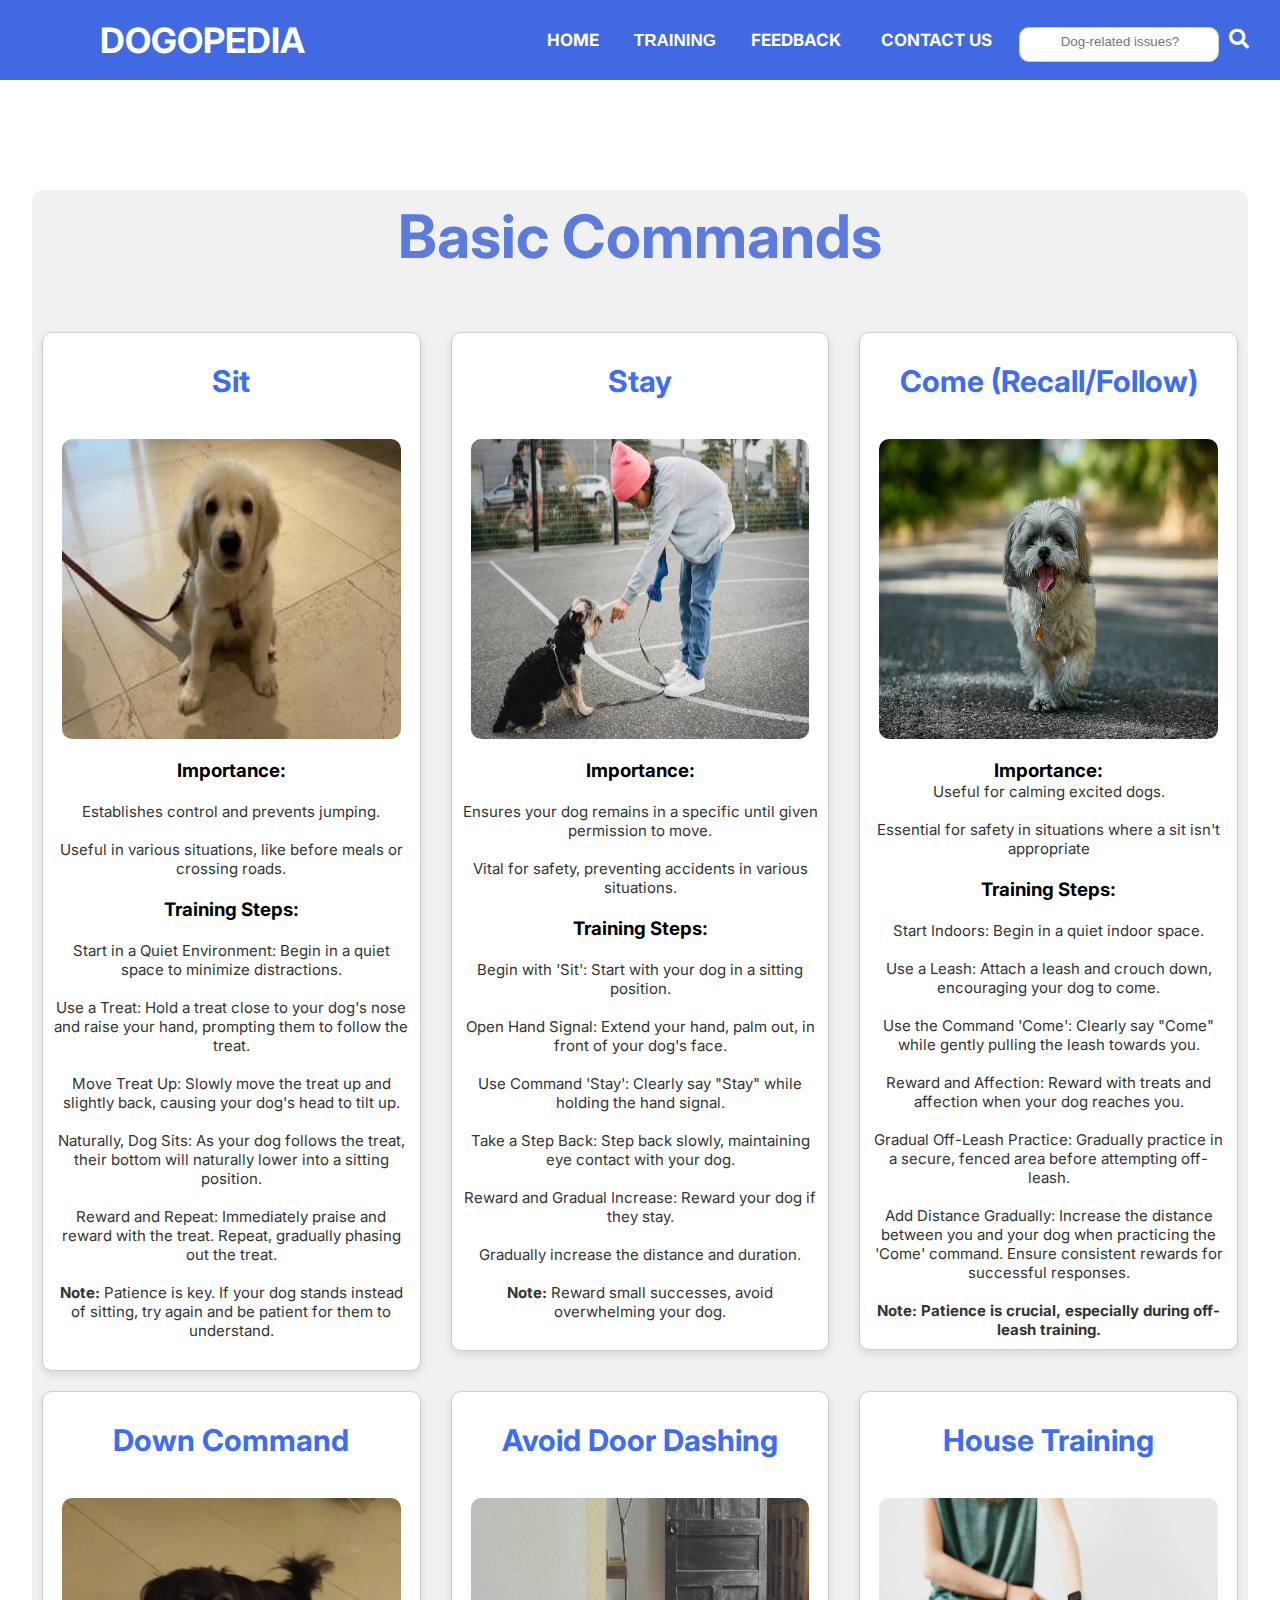
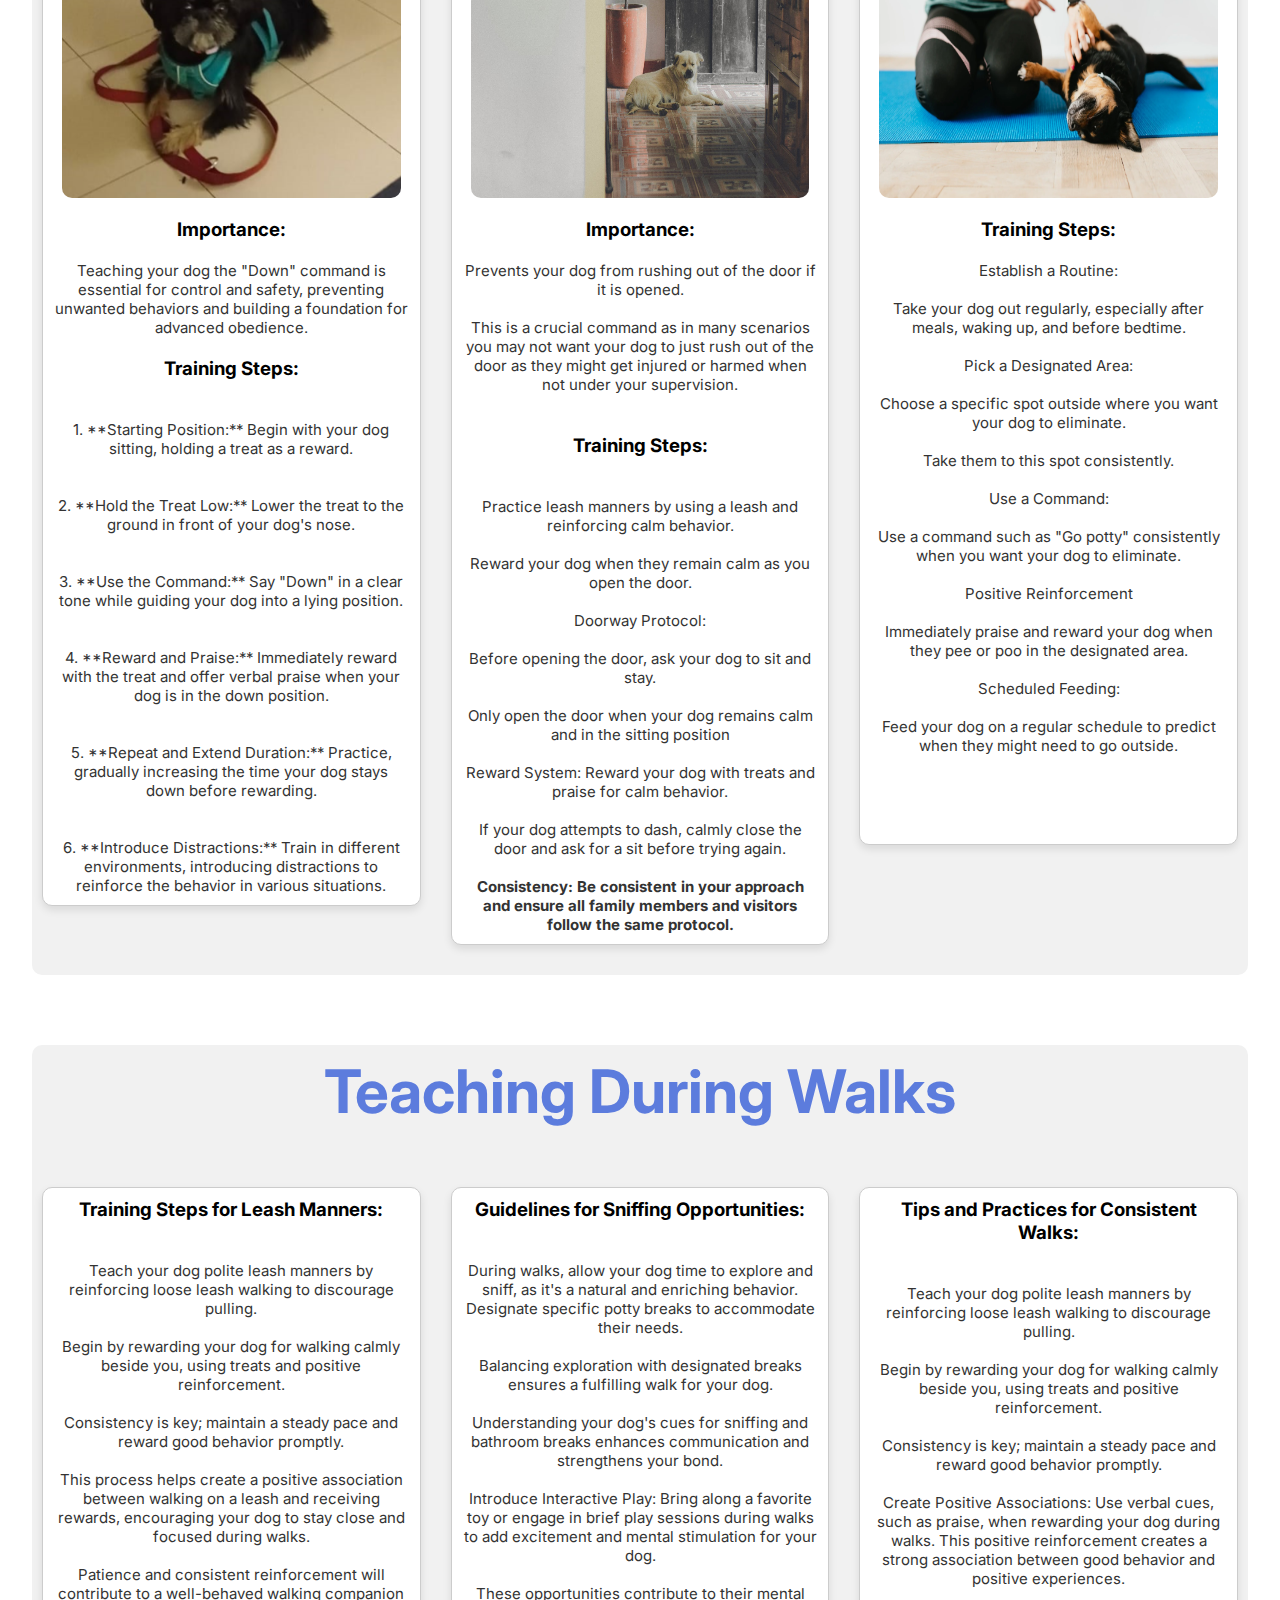
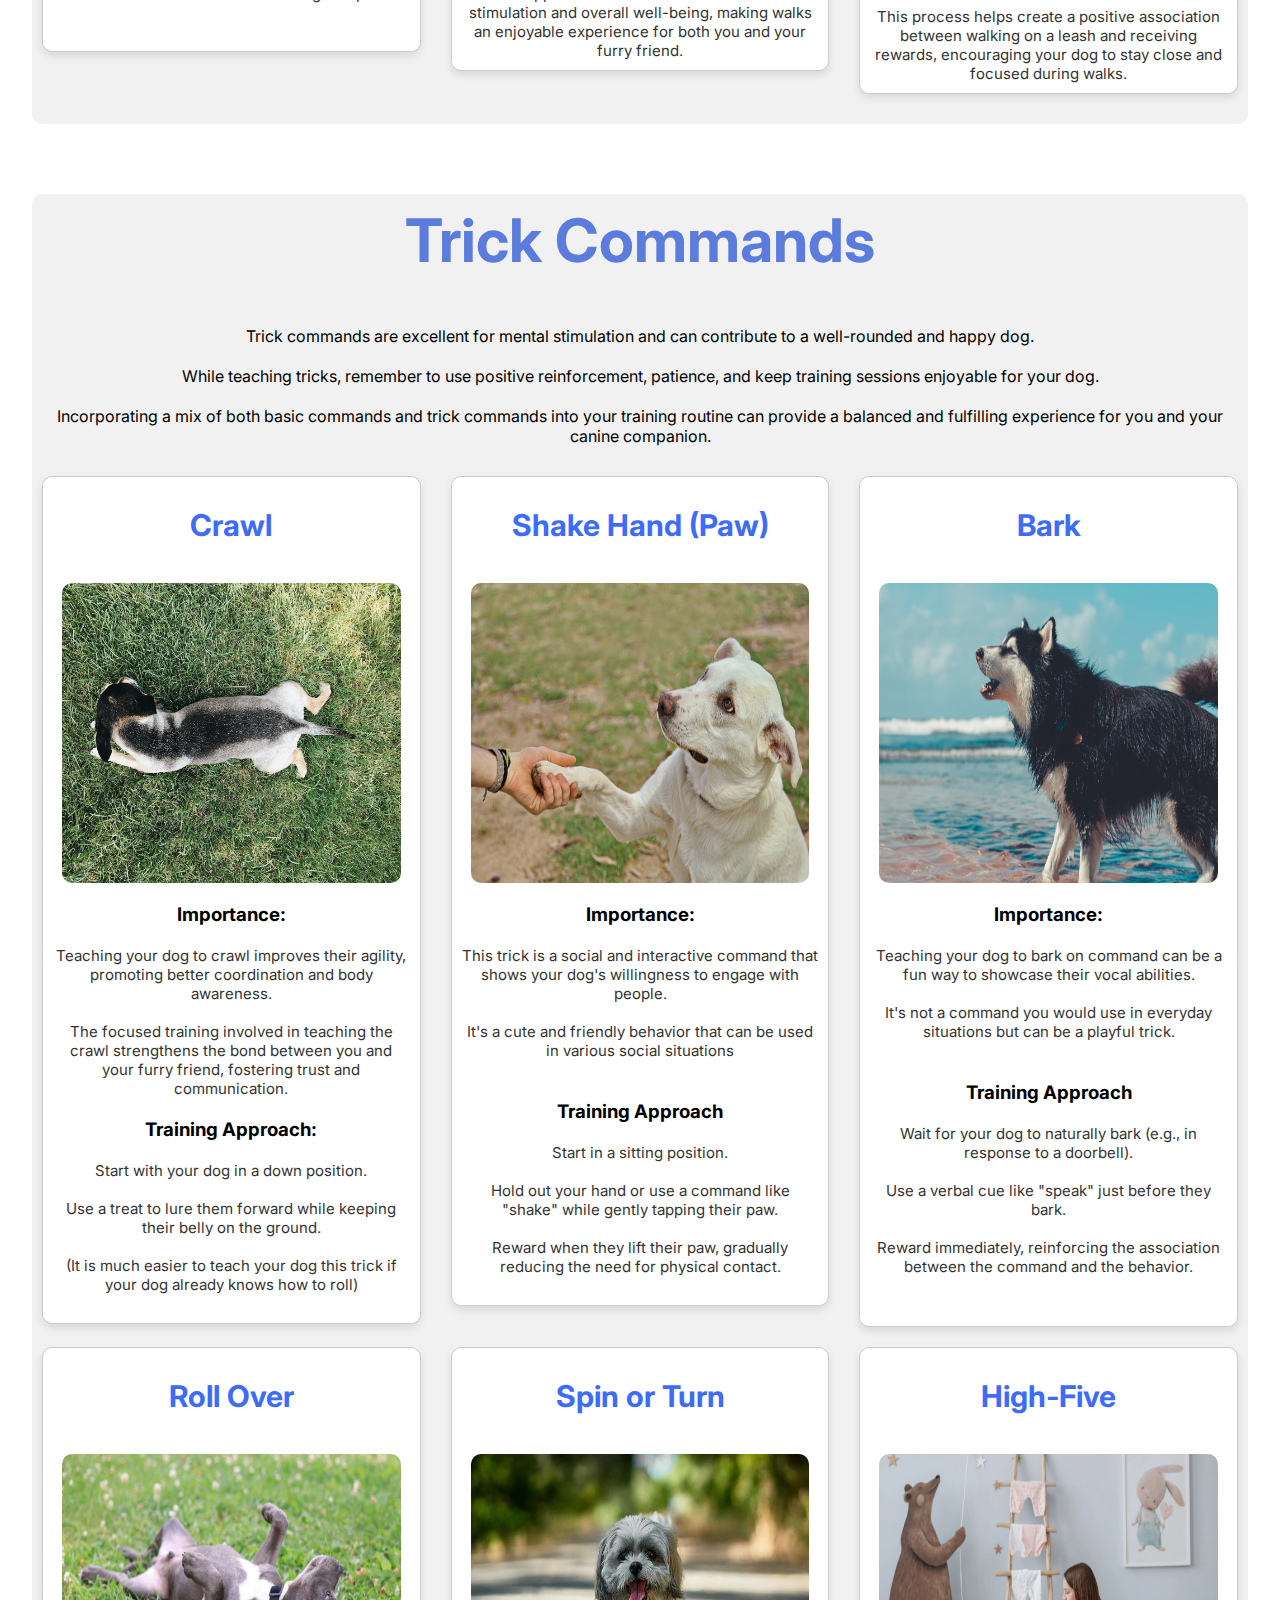
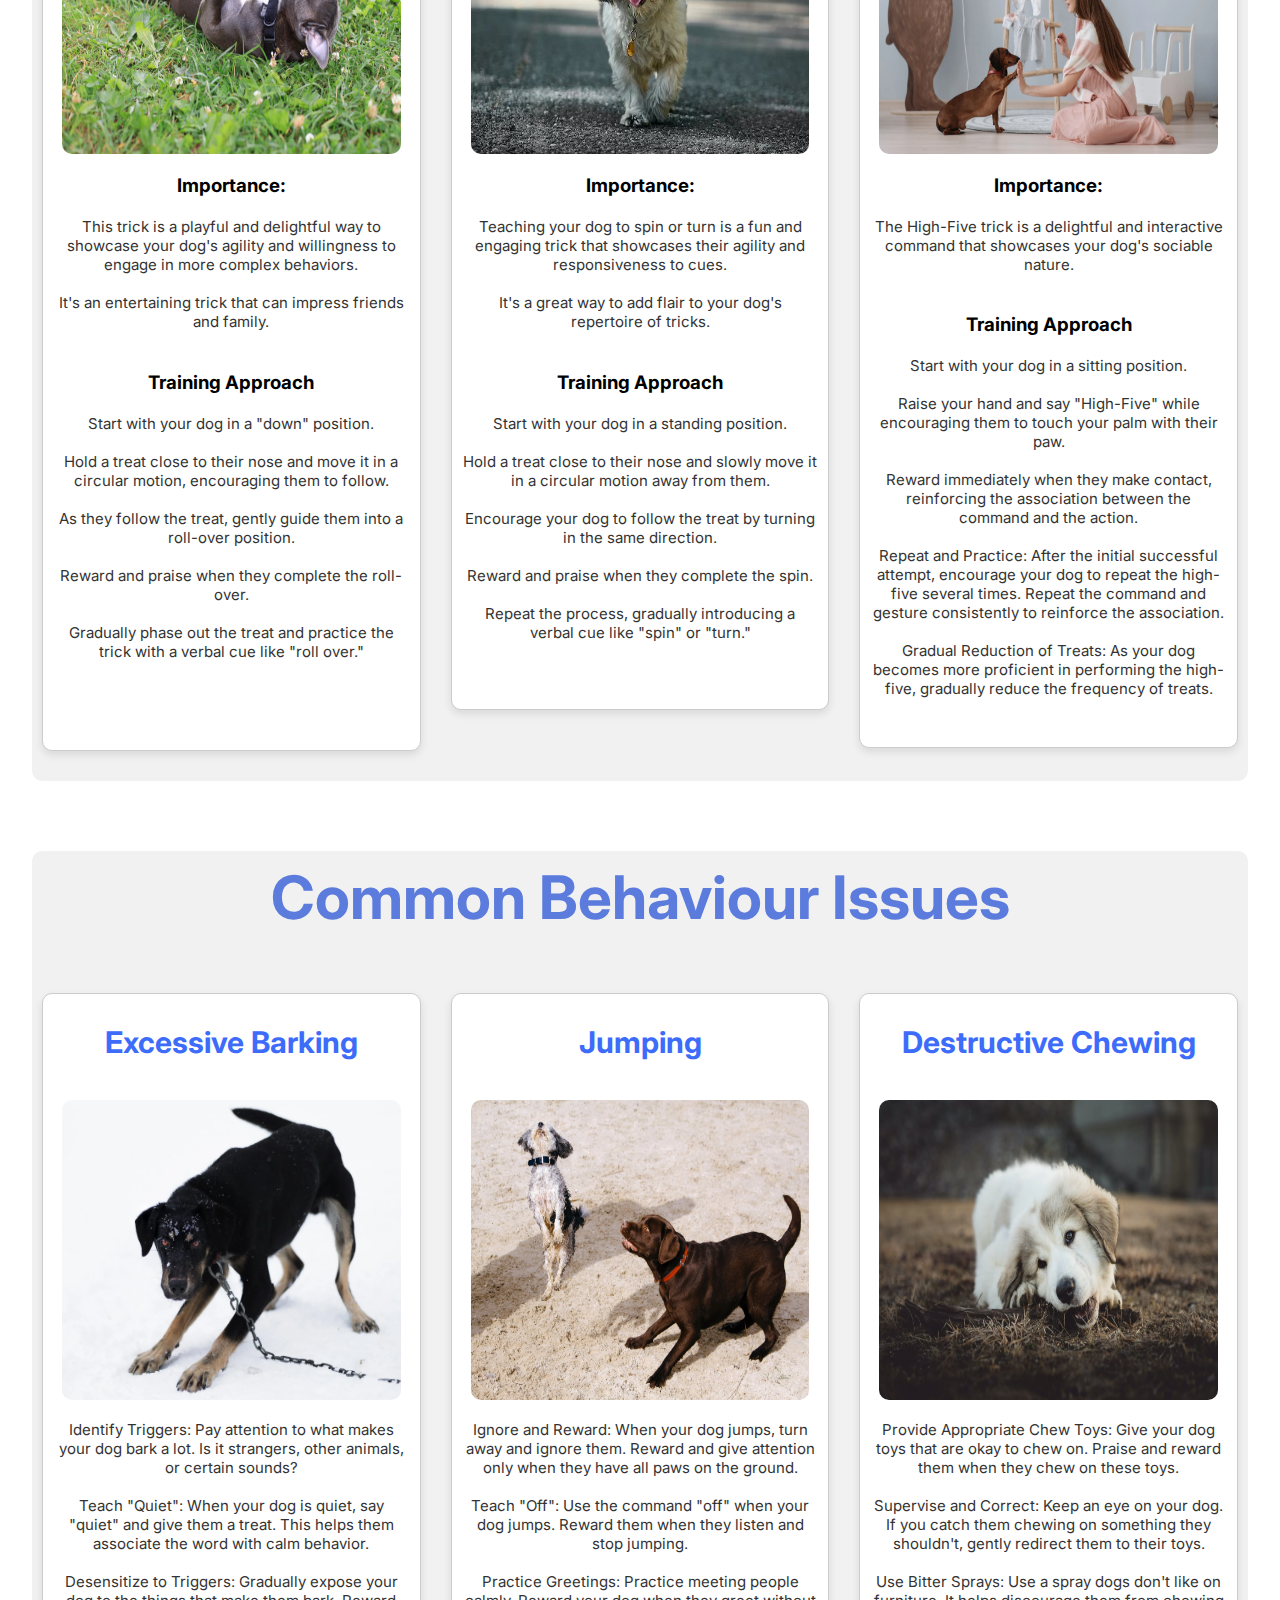
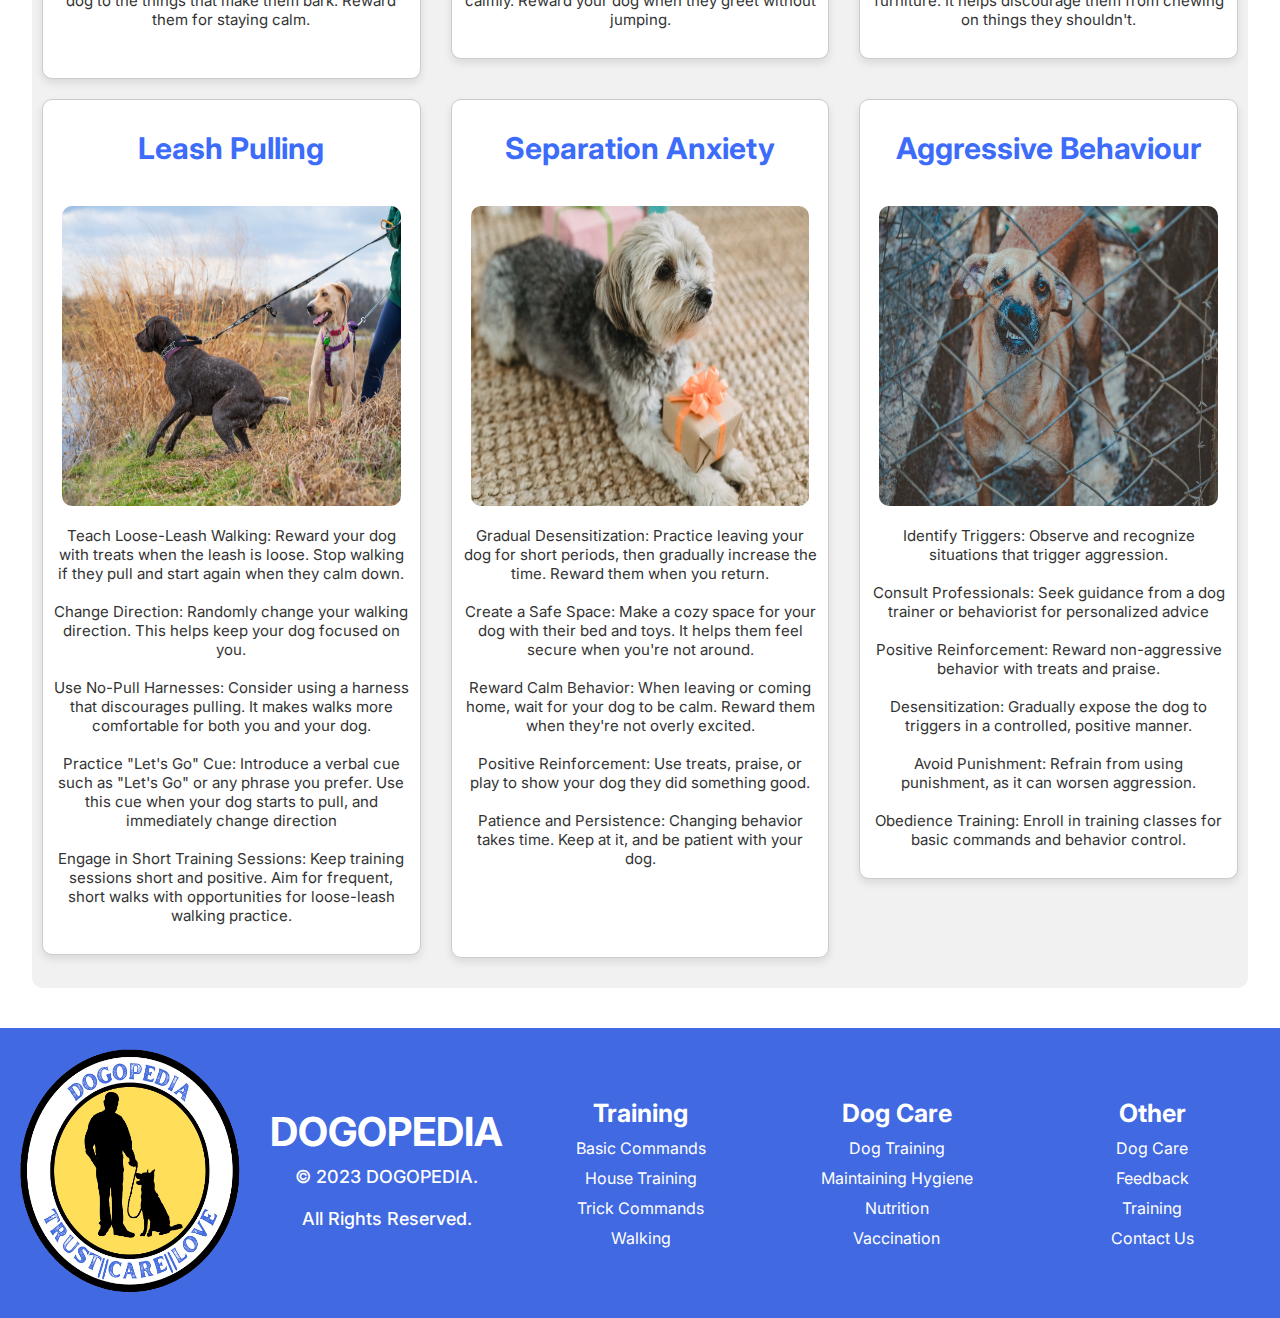
<file: training.html>
<!DOCTYPE html>
<html lang="en" dir="ltr">

<head>
  <meta charset="utf-8">
  <title>DOGOPEDIA</title>
  <meta name="viewport" content="width=device-width, initial-scale=1.0">
  <!-- Add the font links here -->
  <link rel="stylesheet" href="content.css">
  <link rel="stylesheet" href="https://cdnjs.cloudflare.com/ajax/libs/font-awesome/5.15.3/css/all.min.css">
  <script src="script.js" defer></script>
  <link rel="icon" href="Favicon.png" type="image/x-icon">
  <meta name="viewport" content="width=device-width, initial-scale=1.0">
  <!-- Add the font links here -->
  <link rel="stylesheet" href="https://fonts.googleapis.com/css2?family=Inter:wght@700&family=Noto+Sans&family=Noto+Sans+Kawi:wght@500&display=swap">
  <link rel="stylesheet" href="https://cdnjs.cloudflare.com/ajax/libs/font-awesome/5.15.3/css/all.min.css" integrity="sha512-iBBXm8fW90+nuLcSKlbmrPcLa0OT92xO1BIsZ+ywDWZCvqsWgccV3gFoRBv0z+8dLJgyAHIhR35VZc2oMMotKWithHi/t+s+/h2rZGJT1vYQ6JKcKFYfIUdLlD/bXHqjCZM0J/VVdPWdGqFbNiEtBdZmfFZnYnEUX99nwMs3a2LzBxKMXqfNnZXZLlLZ+WJrHWJWr">
</head>

<!DOCTYPE html>
<html lang="en" dir="ltr">

<head>
  <meta charset="utf-8">
  <title>DOGOPEDIA</title>
  <meta name="viewport" content="width=device-width, initial-scale=1.0">
  <!-- Add the font links here -->
  <link rel="stylesheet" href="feedback.css">
  <link rel="stylesheet" href="https://cdnjs.cloudflare.com/ajax/libs/font-awesome/5.15.3/css/all.min.css">
  <script src="script.js" defer></script>
  <link rel="icon" href="Favicon.png" type="image/x-icon">
  <meta name="viewport" content="width=device-width, initial-scale=1.0">
  <!-- Add the font links here -->
  <link rel="stylesheet" href="https://fonts.googleapis.com/css2?family=Inter:wght@700&family=Noto+Sans&family=Noto+Sans+Kawi:wght@500&display=swap">
  <link rel="stylesheet" href="https://cdnjs.cloudflare.com/ajax/libs/font-awesome/5.15.3/css/all.min.css" integrity="sha512-iBBXm8fW90+nuLcSKlbmrPcLa0OT92xO1BIsZ+ywDWZCvqsWgccV3gFoRBv0z+8dLJgyAHIhR35VZc2oMMotKWithHi/t+s+/h2rZGJT1vYQ6JKcKFYfIUdLlD/bXHqjCZM0J/VVdPWdGqFbNiEtBdZmfFZnYnEUX99nwMs3a2LzBxKMXqfNnZXZLlLZ+WJrHWJWr">
  
</head>


<body>
  <nav>
    <input type="checkbox" id="check">
    <label for="check" class="checkbtn">
      <i class="fas fa-bars"></i>
    </label>
    <label class="logo"> <a style="text-decoration: none; color: #fff" href="index.html"> DOGOPEDIA </a> </label>
    <ul>
      <li><a class="active" href="index.html">Home</a></li>
      <div class="dropdown">
        <button class="dropbtn">Training</button>
        <div class="dropdown-content">
            <a href="training.html"> Commands</a>
            <a href="hygiene.html">Hygiene </a>
            <a href="nutrition.html">Nutrition </a>
            <a href="vet.html">Health </a>
        </div>
      </div>
      </li>
      <li><a href="feedback.html">Feedback </a></li>
      <li><a href="contact.html">Contact Us</a></li>
      <li>
        <div class="search-bar">
            <input type="text" id="search" placeholder="           Dog-related issues?">
          <button style="border: none; border-radius: 10px;" id="search-button" type="submit">
            <i class="fas fa-search"></i>
        </div>
      </li>
    </ul>
    <div id="suggestions-container"></div>
  </nav>
<br> 
<br> 
<div id="basic-commands" class="basic-storage">
    <h1 id="training">  Basic Commands </h1>
    <div class="content-storage">
        <div id="sit" class="content-item">
            <h2> Sit </h2>
            <br> 
            <img src="sit.png"> 
            <br> 
            <h3> Importance: </h3> <br>
            <p>  Establishes control and prevents jumping. <br> <br>
                Useful in various situations, like before meals or crossing roads. </p>
            </p>
            <br> 
            <h3> Training Steps: </h3> 
            <br> 
            <p> 
                Start in a Quiet Environment: Begin in a quiet space to minimize distractions. <br> <br>
                Use a Treat: Hold a treat close to your dog's nose and raise your hand, prompting them to follow the treat. <br> <br>
                Move Treat Up: Slowly move the treat up and slightly back, causing your dog's head to tilt up. <br> <br>
                Naturally, Dog Sits: As your dog follows the treat, their bottom will naturally lower into a sitting position. <br> <br>
                Reward and Repeat: Immediately praise and reward with the treat. Repeat, gradually phasing out the treat. <br> <br>
                <span style="font-weight: bold;"> Note: </span> Patience is key. If your dog stands instead of sitting, try again and be patient for them to understand. </p> <br> 
            </p> 
        </div>
        <div id="stay" class="content-item">
            <h2> Stay </h2>
            <br> 
            <img src="stay.jpeg"> 
            <br> 
            <h3> Importance: </h3>
            <br> 
            <p> Ensures your dog remains in a specific until given permission to move. <br> <br> 
                Vital for safety, preventing accidents in various situations. </p>
            <br> 
            <h3> Training Steps: </h3> <br> 
            <p> Begin with 'Sit': Start with your dog in a sitting position. <br> <br>
                Open Hand Signal: Extend your hand, palm out, in front of your dog's face. <br> <br>
                Use Command 'Stay': Clearly say "Stay" while holding the hand signal.<br> <br>
                Take a Step Back: Step back slowly, maintaining eye contact with your dog.<br> <br>
                Reward and Gradual Increase: Reward your dog if they stay. <br> <br> 
                Gradually increase the distance and duration. <br> <br>
                <span style="font-weight: bold;"> Note: </span> Reward small successes, avoid overwhelming your dog. <br> <br> </p>
            
        </div>
        <div id="come" class="content-item">
            <h2> Come (Recall/Follow) </h2>
            <br>
            <img src="come.jpg"> 
            <br> 
            <h3> Importance: </h3>
            <p> Useful for calming excited dogs. <br> <br> 
                Essential for safety in situations where a sit isn't appropriate        
            </p>
            <br> 
            <h3> Training Steps: </h3>
            <br> 
            <p> Start Indoors: Begin in a quiet indoor space.<br> <br> 
                Use a Leash: Attach a leash and crouch down, encouraging your dog to come.<br> <br> 
                Use the Command 'Come': Clearly say "Come" while gently pulling the leash towards you.<br> <br> 
                Reward and Affection: Reward with treats and affection when your dog reaches you.<br> <br> 
                Gradual Off-Leash Practice: Gradually practice in a secure, fenced area before attempting off-leash.<br> <br> 
                Add Distance Gradually: Increase the distance between you and your dog when practicing the 'Come' command. Ensure consistent rewards for successful responses.<br> <br>
                <span style="font-weight: bold;"> Note: Patience is crucial, especially during off-leash training. </span>
            </p>
             
        </div>
        <div id="leave-it" class="content-item">
            <h2> Down Command  </h2>
            <br> 
        <img src="down 2.png"> 
        <br> 
        <h3>Importance:</h3><br>
        <p>Teaching your dog the "Down" command is essential for control and safety, preventing unwanted behaviors and building a foundation for advanced obedience.</p>
        <br>
        <h3>Training Steps:</h3><br><br>
        <p>1. **Starting Position:** Begin with your dog sitting, holding a treat as a reward.<br><br><br>
            2. **Hold the Treat Low:** Lower the treat to the ground in front of your dog's nose.<br><br><br>
            3. **Use the Command:** Say "Down" in a clear tone while guiding your dog into a lying position.<br><br><br>
            4. **Reward and Praise:** Immediately reward with the treat and offer verbal praise when your dog is in the down position.<br><br><br>
            5. **Repeat and Extend Duration:** Practice, gradually increasing the time your dog stays down before rewarding.<br><br><br>
            6. **Introduce Distractions:** Train in different environments, introducing distractions to reinforce the behavior in various situations.</p>      
        </div>

        <div id="door-dashing" class="content-item">
            <h2> Avoid Door Dashing </h2>
            <br> 
            <img src="door dashing.jpeg">
            <br> 
            <h3> Importance: </h3> <br> 
            <p> Prevents your dog from rushing out of the door if it is opened. <br> <br> 
            This is a crucial command as in many scenarios you may not want your dog to just rush out of the door as they might get injured or harmed when not under your supervision.</p>
            <br> <br> 
            <h3> Training Steps: </h3> <br> <br> 
            <p> 
            Practice leash manners by using a leash and reinforcing calm behavior.<br> <br>
            Reward your dog when they remain calm as you open the door.<br> <br>
            
            Doorway Protocol: <br> <br>
            Before opening the door, ask your dog to sit and stay.<br> <br>
            Only open the door when your dog remains calm and in the sitting position<br> <br>
         
            Reward System:
            Reward your dog with treats and praise for calm behavior.<br> <br>
            If your dog attempts to dash, calmly close the door and ask for a sit before trying again.<br> <br>
            
            <span style="font-weight: bold;"> Consistency: Be consistent in your approach and ensure all family members and visitors follow the same protocol. </span> </p> 
        </div>

        <div id ="house-training" class="content-item">
            <h2> House Training </h2>
            <br> 
        <img src="house training.webp"> 
        <br> 
        <h3> Training Steps: </h3> <br>  
        <p> 
            Establish a Routine:<br> <br>
            Take your dog out regularly, especially after meals, waking up, and before bedtime.<br> <br>
            Pick a Designated Area:<br> <br>
            Choose a specific spot outside where you want your dog to eliminate.<br> <br>
            Take them to this spot consistently.<br> <br>
            Use a Command:<br> <br>
            Use a command such as "Go potty" consistently when you want your dog to eliminate.<br> <br>
            Positive Reinforcement<br> <br>
            Immediately praise and reward your dog when they pee or poo in the designated area.<br> <br>
            Scheduled Feeding:<br> <br>
            Feed your dog on a regular schedule to predict when they might need to go outside.<br> <br>
        </p>
        <br> 
        <br> 
        <br> 
        </div>
    </div>
</div>
<div id="walking" class="basic-storage">
    <h1> Teaching During Walks </h1>
    <div class="content-storage">
        <div class="content-item">
            <h3>Training Steps for Leash Manners:</h3> <br> <br>
            <p>
                Teach your dog polite leash manners by reinforcing loose leash walking to discourage pulling. <br> <br>
                Begin by rewarding your dog for walking calmly beside you, using treats and positive reinforcement. <br> <br>
                Consistency is key; maintain a steady pace and reward good behavior promptly. <br> <br>
                This process helps create a positive association between walking on a leash and receiving rewards, encouraging your dog to stay close and focused during walks. <br> <br>
                Patience and consistent reinforcement will contribute to a well-behaved walking companion<br> <br> <br> 
            </p>
        </div>
        <div class="content-item">
            <h3>Guidelines for Sniffing Opportunities:</h3> <br> <br>
            <p>
                During walks, allow your dog time to explore and sniff, as it's a natural and enriching behavior. 
                Designate specific potty breaks to accommodate their needs.  <br> <br>
                Balancing exploration with designated breaks ensures a fulfilling walk for your dog. <br> <br>
                Understanding your dog's cues for sniffing and bathroom breaks enhances communication and strengthens your bond. <br> <br>
                Introduce Interactive Play: Bring along a favorite toy or engage in brief play sessions during walks to add excitement and mental stimulation for your dog. <br> <br>
                These opportunities contribute to their mental stimulation and overall well-being, making walks an enjoyable experience for both you and your furry friend.<br> 
            </p>
            
        </div>
        <div class="content-item">
            <h3>Tips and Practices for Consistent Walks:</h3> <br> <br>
            <p>
                Teach your dog polite leash manners by reinforcing loose leash walking to discourage pulling. <br> <br>
                Begin by rewarding your dog for walking calmly beside you, using treats and positive reinforcement. <br> <br>
                Consistency is key; maintain a steady pace and reward good behavior promptly. <br> <br>
                Create Positive Associations: Use verbal cues, such as praise, when rewarding your dog during walks. This positive reinforcement creates a strong association between good behavior and positive experiences. <br> <br>
                This process helps create a positive association between walking on a leash and receiving rewards, encouraging your dog to stay close and focused during walks. <br> 
            </p>
        </div>
    </div>
</div>
<div id="trick" class="basic-storage">
    <h1> Trick Commands </h1>
    <p> Trick commands are excellent for mental stimulation and can contribute to a well-rounded and happy dog.<br> <br>
        While teaching tricks, remember to use positive reinforcement, patience, and keep training sessions enjoyable for your dog.<br> <br>
        Incorporating a mix of both basic commands and trick commands into your training routine can provide a balanced and fulfilling experience for you and your canine companion.<br> <br>
    </p>
    <div class="content-storage">
        <div id="crawl" class="content-item">
            <h2> Crawl </h2>
            <br> 
        <img src="crawl.jpeg"> 
        <br> 
        <h3> Importance: </h3> <br> 
        <p> Teaching your dog to crawl improves their agility, promoting better coordination and body awareness. <br> <br> 
            The focused training involved in teaching the crawl strengthens the bond between you and your furry friend, fostering trust and communication. </p> <br> 
        <h3> Training Approach: </h3> <br> 
        <p> 
            Start with your dog in a down position. <br> <br>
            Use a treat to lure them forward while keeping their belly on the ground.<br> <br>
            (It is much easier to teach your dog this trick if your dog already knows how to roll)<br> <br>
        </p>
        </div>
        <div id="shake-hand" class="content-item">
            <h2> Shake Hand (Paw) </h2>
            <br> 
        <img src="shake hadn.jpeg"> 
        <br> 
        <h3> Importance: </h3>
        <br> 
        <p> This trick is a social and interactive command that shows your dog's willingness to engage with people. <br> <br> 
            It's a cute and friendly behavior that can be used in various social situations
        </p>
        <br> <br> 
        <h3> Training Approach </h3> 
        <br> 
        <p> Start in a sitting position. <br> <br>
            Hold out your hand or use a command like "shake" while gently tapping their paw.<br> <br>
            Reward when they lift their paw, gradually reducing the need for physical contact.<br> <br>
        </p>
        </div>
        <div id="barking" class="content-item">
            <h2> Bark </h2>
        <br> 
        <img src="barking.jpeg"> 
        <br> 
        <h3> Importance: </h3> <br> 
        <p> Teaching your dog to bark on command can be a fun way to showcase their vocal abilities. <br> <br> 
            It's not a command you would use in everyday situations but can be a playful trick.
        </p><br>
        <br>  
        <h3> Training Approach </h3> <br> 
        <p> Wait for your dog to naturally bark (e.g., in response to a doorbell). <br> <br>
            Use a verbal cue like "speak" just before they bark. <br> <br>
            Reward immediately, reinforcing the association between the command and the behavior.
        </p>
        <br> 
        <br> 
        </div>
        <div id="roll-over" class="content-item">
            <h2> Roll Over </h2>
            <br> 
        <img src="roll over.jpeg">
        <br> 
        <h3> Importance: </h3> <br> 
        <p> 
            This trick is a playful and delightful way to showcase your dog's agility and willingness to engage in more complex behaviors. <br> <br> 
            It's an entertaining trick that can impress friends and family.
        </p>
        <br> <br> 
        <h3> Training Approach </h3> <br> 
        <p> Start with your dog in a "down" position.<br> <br>
            Hold a treat close to their nose and move it in a circular motion, encouraging them to follow.<br> <br>
            As they follow the treat, gently guide them into a roll-over position.<br> <br>
            Reward and praise when they complete the roll-over.<br> <br>
            Gradually phase out the treat and practice the trick with a verbal cue like "roll over."<br> <br>
        </p>
        <br> <br> <br> 
        </div>
        <div id="spin" class="content-item">
            <h2> Spin or Turn </h2>
            <br>
        <img src="come.jpg"> 
        <br> 
        <h3> Importance: </h3> <br> 
        <p> Teaching your dog to spin or turn is a fun and engaging trick that showcases their agility and responsiveness to cues. <br> <br> 
            It's a great way to add flair to your dog's repertoire of tricks. 
        </p> <br> <br> 
        <h3> Training Approach </h3> <br> 
        <p> Start with your dog in a standing position.<br> <br>
            Hold a treat close to their nose and slowly move it in a circular motion away from them.<br> <br>
            Encourage your dog to follow the treat by turning in the same direction.<br> <br>
            Reward and praise when they complete the spin.<br> <br>
            Repeat the process, gradually introducing a verbal cue like "spin" or "turn."<br> <br>
            <br> <br> 
        </div>
        <div id="high-five" class="content-item">
            <h2> High-Five </h2>
            <br>
            <img src="high five.webp">
            <br>
            <h3> Importance: </h3>
            <br>
            <p> The High-Five trick is a delightful and interactive command that showcases your dog's sociable nature. <br> <br> 
            </p>
            <br> 
            <h3> Training Approach </h3>
            <br>
            <p> Start with your dog in a sitting position. <br> <br>
                Raise your hand and say "High-Five" while encouraging them to touch your palm with their paw. <br> <br>
                Reward immediately when they make contact, reinforcing the association between the command and the action. <br> <br>
                Repeat and Practice:  After the initial successful attempt, encourage your dog to repeat the high-five several times. Repeat the command and gesture consistently to reinforce the association.  <br> <br> 
                Gradual Reduction of Treats: As your dog becomes more proficient in performing the high-five, gradually reduce the frequency of treats.  <br> <br> 
            </p>
            <br> 
        </div>         
    </div>
</div>
<div  id="behaviour" class="basic-storage">
    <h1> Common Behaviour Issues </h1>
    <div class="content-storage">
        <div id="excessive-barking" class="content-item">
            <h2> Excessive Barking </h2>
            <br> 
            <img src="aggressive.webp"> 
            <br>
            <p>
            Identify Triggers: Pay attention to what makes your dog bark a lot. Is it strangers, other animals, or certain sounds? <br> <br>
            Teach "Quiet": When your dog is quiet, say "quiet" and give them a treat. This helps them associate the word with calm behavior. <br> <br>
            Desensitize to Triggers: Gradually expose your dog to the things that make them bark. Reward them for staying calm.<br> <br>
        </p>   
        <br> 
        </div>
        <div id="jumping" class="content-item">
            <h2> Jumping </h2>
            <br> 
            <img src="jumping.jpeg"> 
            <br>
            <p> Ignore and Reward: When your dog jumps, turn away and ignore them. Reward and give attention only when they have all paws on the ground.<br> <br>
                Teach "Off": Use the command "off" when your dog jumps. Reward them when they listen and stop jumping.<br> <br>
                Practice Greetings: Practice meeting people calmly. Reward your dog when they greet without jumping.<br> <br>
            </p>
        </div>
        <div id="chewing" class="content-item">
            <h2> Destructive Chewing </h2>
            <br> 
            <img src="chewing.webp"> 
            <br>
            <p> Provide Appropriate Chew Toys: Give your dog toys that are okay to chew on. Praise and reward them when they chew on these toys.<br> <br>
                Supervise and Correct: Keep an eye on your dog. If you catch them chewing on something they shouldn't, gently redirect them to their toys.<br> <br>
                Use Bitter Sprays: Use a spray dogs don't like on furniture. It helps discourage them from chewing on things they shouldn't.<br> <br>
            </p>
        </div>
        <div id="leash-pulling" class="content-item">
            <h2> Leash Pulling </h2>
            <br> 
            <img src="leash pulling.jpeg"> 
            <br>
            <p> Teach Loose-Leash Walking: Reward your dog with treats when the leash is loose. Stop walking if they pull and start again when they calm down. <br> <br>
                Change Direction: Randomly change your walking direction. This helps keep your dog focused on you.<br> <br>
                Use No-Pull Harnesses: Consider using a harness that discourages pulling. It makes walks more comfortable for both you and your dog.<br> <br>
                Practice "Let's Go" Cue: Introduce a verbal cue such as "Let's Go" or any phrase you prefer. Use this cue when your dog starts to pull, and immediately change direction <br> <br> 
                Engage in Short Training Sessions: Keep training sessions short and positive. Aim for frequent, short walks with opportunities for loose-leash walking practice. <br> <br> 
            </p>
        </div>
        <div id="anxiety" class="content-item">
            <h2> Separation Anxiety </h2>
            <br> 
            <img src="anxiety.jpeg"> 
            <br>
            <p> Gradual Desensitization: Practice leaving your dog for short periods, then gradually increase the time. Reward them when you return.<br> <br>
                Create a Safe Space: Make a cozy space for your dog with their bed and toys. It helps them feel secure when you're not around.<br> <br>
                Reward Calm Behavior: When leaving or coming home, wait for your dog to be calm. Reward them when they're not overly excited.<br> <br>
                Positive Reinforcement: Use treats, praise, or play to show your dog they did something good.<br> <br>
                Patience and Persistence: Changing behavior takes time. Keep at it, and be patient with your dog.<br> <br></p>
        <br> <br> 
        <br> 
        </div>
        <div id="aggressive" class="content-item">
            <h2> Aggressive Behaviour </h2>
            <br> 
            <img src="angrry dog.jpeg"> 
            <br> 
            <p> 
                Identify Triggers: Observe and recognize situations that trigger aggression. <br> <br> 
                Consult Professionals: Seek guidance from a dog trainer or behaviorist for personalized advice <br> <br> 
                Positive Reinforcement: Reward non-aggressive behavior with treats and praise. <br> <br> 
                Desensitization: Gradually expose the dog to triggers in a controlled, positive manner. <br> <br> 
                Avoid Punishment: Refrain from using punishment, as it can worsen aggression. <br> <br> 
                Obedience Training: Enroll in training classes for basic commands and behavior control. <br> <br> 
            </p>                
        </div>
    </div>
</div>

<div class="basict-container">
    <h1 id="basic-commands"> Basic Commands </h1>
    <div class="content-container">
        <h2 id="sit"> Sit Command </h2>
        <br> 
        <img style="height: 275px;" src="sit.png" alt="Image Description" class="content-image">
        <br> 
        <h3> Importance: </h3> <br>
        <p>  Establishes control and prevents jumping. <br> <br>
            Useful in various situations, like before meals or crossing roads. </p>
        </p>
        <br> 
        <h3> Training Steps: </h3> 
        <br> 
        <p> 
            Start in a Quiet Environment: Begin in a quiet space to minimize distractions. <br> <br>
            Use a Treat: Hold a treat close to your dog's nose and raise your hand, prompting them to follow the treat. <br> <br>
            Move Treat Up: Slowly move the treat up and slightly back, causing your dog's head to tilt up. <br> <br>
            Naturally, Dog Sits: As your dog follows the treat, their bottom will naturally lower into a sitting position. <br> <br>
            Reward and Repeat: Immediately praise and reward with the treat. Repeat, gradually phasing out the treat. <br> <br>
            <span style="font-weight: bold;"> Note: Patience is key. If your dog stands instead of sitting, try again and be patient for them to understand. </p> <br> <br> </span> 
        </p> 
   </div>
   <div class="content-container">
    <h2 id="stay"> Stay Command </h2> 
    <br> 
    <img src="stay.jpeg"> 
    <br> 
    <h3> Importance: </h3>
    <br> 
    <p> Ensures your dog remains in a specific until given permission to move. <br> <br> 
        Vital for safety, preventing accidents in various situations. </p>
    <br> 
    <h3> Training Steps: </h3>
    <p> Begin with 'Sit': Start with your dog in a sitting position. <br> <br>
        Open Hand Signal: Extend your hand, palm out, in front of your dog's face. <br> <br>
        Use Command 'Stay': Clearly say "Stay" while holding the hand signal.<br> <br>
        Take a Step Back: Step back slowly, maintaining eye contact with your dog.<br> <br>
        Reward and Gradual Increase: Reward your dog if they stay. Gradually increase the distance and duration. <br> <br>
        <span style="font-weight: bold;"> Note: Reward small successes, and avoid overwhelming your dog. </span>
    </p>
   </div>
   <div class="content-container">
    <h2 id="come"> Come (Recall/Follow) Command </h2>
    <br> 
    <img src="come.jpg"> 
    <br> 
    <h3> Importance: </h3>
    <p> Useful for calming excited dogs. <br> <br> 
        Essential for safety in situations where a sit isn't appropriate        
    </p>
    <br> 
    <h3> Training Steps: </h3>
    <br> 
    <p> Start Indoors: Begin in a quiet indoor space.<br> <br> 
        Use a Leash: Attach a leash and crouch down, encouraging your dog to come.<br> <br> 
        Use the Command 'Come': Clearly say "Come" while gently pulling the leash towards you.<br> <br> 
        Reward and Affection: Reward with treats and affection when your dog reaches you.<br> <br> 
        Gradual Off-Leash Practice: Gradually practice in a secure, fenced area before attempting off-leash.<br> <br> 
        <span style="font-weight: bold;"> Note: Patience is crucial, especially during off-leash training. </span>
    </p>
    </div>
    <div class="content-container">
        <h2 id="down"> Down Command </h2>
        <br> 
        <img src="down 2.png"> 
        <br> 
        <h3>Importance:</h3><br>
        <p>Teaching your dog the "Down" command is essential for control and safety, preventing unwanted behaviors and building a foundation for advanced obedience.</p>
        <br>
        <h3>Training Steps:</h3><br><br>
        <p>1. **Starting Position:** Begin with your dog sitting, holding a treat as a reward.<br><br><br>
            2. **Hold the Treat Low:** Lower the treat to the ground in front of your dog's nose.<br><br><br>
            3. **Use the Command:** Say "Down" in a clear tone while guiding your dog into a lying position.<br><br><br>
            4. **Reward and Praise:** Immediately reward with the treat and offer verbal praise when your dog is in the down position.<br><br><br>
            5. **Repeat and Extend Duration:** Practice, gradually increasing the time your dog stays down before rewarding.<br><br><br>
            6. **Introduce Distractions:** Train in different environments, introducing distractions to reinforce the behavior in various situations.</p>             
    </div>
    <div class="content-container">
        <h2 id="door-dashing"> Avoiding Door Dashing </h2>
        <br> 
        <img src="door dashing.jpeg">
        <br> 
        <h3> Training Steps: </h3>
        <p> 
        Practice leash manners by using a leash and reinforcing calm behavior.<br> <br>
        Reward your dog when they remain calm as you open the door.<br> <br>
        
        Doorway Protocol: <br> <br>
        Before opening the door, ask your dog to sit and stay.<br> <br>
        Only open the door when your dog remains calm and in the sitting position<br> <br>
     
        Reward System:
        Reward your dog with treats and praise for calm behavior.<br> <br>
        If your dog attempts to dash, calmly close the door and ask for a sit before trying again.<br> <br>
        
        <span style="font-weight: bold;"> Consistency: Be consistent in your approach and ensure all family members and visitors follow the same protocol. </span> </p> 
    </div>
    <div class="content-container">
        <h2 id="house-training"> House Training </h2>
        <br> 
        <img src="house training.webp"> 
        <br> 
        <h3> Training Steps: </h3>
        <p> 
            Establish a Routine:<br> <br>
            Take your dog out regularly, especially after meals, waking up, and before bedtime.<br> <br>
            Pick a Designated Area:<br> <br>
            Choose a specific spot outside where you want your dog to eliminate.<br> <br>
            Take them to this spot consistently.<br> <br>
            Use a Command:<br> <br>
            Use a command such as "Go potty" consistently when you want your dog to eliminate.<br> <br>
            Positive Reinforcement<br> <br>
            Immediately praise and reward your dog when they pee or poo in the designated area.<br> <br>
            Scheduled Feeding:<br> <br>
            Feed your dog on a regular schedule to predict when they might need to go outside.<br> <br>
        </p>
    </div>
    <br> 
    <div class="content-container">
        <h2 id="walking"> Teaching During Walks </h2>
        <br> 
        <img src="dog walking.jpeg"> 
        <br> 
        <h3> Training Steps and Information: </h3>
        <p> 
            Leash Manners: <br> <br>
            Reinforce loose leash walking to prevent pulling. <br> <br>
            Reward your dog for walking calmly by your side.<br> <br>
            <br> <br>
            Sniffing Opportunities:<br> <br>
            Allow your dog some time to sniff and explore during the walk.<br> <br>
        Use designated potty breaks during the walk.<br> <br>
        <br> <br>
        Consistent Commands:<br> <br>
        Use consistent commands for elimination during walks.<br> <br>
        Reward your dog when they pee or poo in the appropriate spot.<br> <br>
        <br> <br>
        Clean-Up Supplies:
        Always carry clean-up supplies during walks to promptly clean up after your dog.<br> <br>
        <br> <br> StayPatient: <br> <br>
        If your dog doesn't eliminate during a walk, be patient and try again later or during the next scheduled break.<br> <br>
        <br> <br>
        General Tips:<br> <br>
        Positive Reinforcement: Use treats, praise, and play as positive reinforcement for desired behavior.<br> <br>
        Be Patient: Training takes time. Be patient and consistent with your commands and rewards.<br> <br>
        <br> <br>
        Prevent Accidents:<br> <br>
        Supervise your dog indoors to prevent accidents and redirect them to the designated outdoor area.<br> <br>
    </div>
    <h1> Trick Commands </h1>
    <p align="center"> Trick commands are excellent for mental stimulation and can contribute to a well-rounded and happy dog.<br> <br>
        While teaching tricks, remember to use positive reinforcement, patience, and keep training sessions enjoyable for your dog.<br> <br>
        Incorporating a mix of both basic commands and trick commands into your training routine can provide a balanced and fulfilling experience for you and your canine companion.<br> <br>
    <div class="content-container"> 
        <h2 id="crawl"> Crawl </h2>
        <br> 
        <img src="crawl.jpeg"> 
        <br> 
        <h3> Training Approach: </h3>
        <p> 
            Start with your dog in a down position. <br> <br>
            Use a treat to lure them forward while keeping their belly on the ground.<br> <br>
            (It is much easier to teach your dog this trick if your dog already knows how to roll)<br> <br>
            Reward and repeat, gradually increasing the distance that your dog will cover while crawling<br> <br>
        </p>
    </div> 
    <div class="content-container">
        <h2 id="shake-hand"> Shake Hand (Paw) </h2>
        <br> 
        <img src="shake hadn.jpeg"> 
        <br> 
        <h3> Importance: </h3>
        <br> 
        <p> This trick is a social and interactive command that shows your dog's willingness to engage with people. <br> <br> 
            It's a cute and friendly behavior that can be used in various social situations
        </p>
        <h3> Training Approach </h3>
        <br> 
        <p> Start in a sitting position. <br> <br>
            Hold out your hand or use a command like "shake" while gently tapping their paw.<br> <br>
            Reward when they lift their paw, gradually reducing the need for physical contact.<br> <br>
        </p>
    </div>  
    <br> 
    <div class="content-container">
        <h2 id="barking"> Bark </h2>
        <br> 
        <img src="barking.jpeg"> 
        <br> 
        <h3> Importance: </h3>
        <p> Teaching your dog to bark on command can be a fun way to showcase their vocal abilities. <br> <br> 
            It's not a command you would use in everyday situations but can be a playful trick.
        </p>
        <h3> Training Approach </h3>
        <p> Wait for your dog to naturally bark (e.g., in response to a doorbell). <br> <br>
            Use a verbal cue like "speak" just before they bark. <br> <br>
            Reward immediately, reinforcing the association between the command and the behavior.
        </p>
    </div>
    <br> 
    <div class="content-container">
        <h2 id="roll-over"> Roll Over </h2>
        <br> 
        <img src="roll over.jpeg">
        <br> 
        <h3> Importance: </h3>
        <p> 
            This trick is a playful and delightful way to showcase your dog's agility and willingness to engage in more complex behaviors. <br> <br> 
            It's an entertaining trick that can impress friends and family.
        </p>
        <h3> Training Approach </h3>
        <p> Start with your dog in a "down" position.<br> <br>
            Hold a treat close to their nose and move it in a circular motion, encouraging them to follow.<br> <br>
            As they follow the treat, gently guide them into a roll-over position.<br> <br>
            Reward and praise when they complete the roll-over.<br> <br>
            Gradually phase out the treat and practice the trick with a verbal cue like "roll over."<br> <br>
        </p>     
    </div>
    <div class="content-container">
        <h2 id="spin"> Spin or Turn</h2>
        <br>
        <img src="come.jpg"> 
        <br> 
        <h3> Importance: </h3>
        <p> Teaching your dog to spin or turn is a fun and engaging trick that showcases their agility and responsiveness to cues. <br> <br> 
            It's a great way to add flair to your dog's repertoire of tricks. 
        </p>
        <h3> Training Approach </h3>
        <p> Start with your dog in a standing position.<br> <br>
            Hold a treat close to their nose and slowly move it in a circular motion away from them.<br> <br>
            Encourage your dog to follow the treat by turning in the same direction.<br> <br>
            Reward and praise when they complete the spin.<br> <br>
            Repeat the process, gradually introducing a verbal cue like "spin" or "turn."<br> <br>
    </div>
</div>

<div class="basict-container">
    <h1> Common Behavior Issues </h1>
    <div class="content-container">
        <h3 id="excessive-barking"> Excessive Barking </h3>
        <br> 
        <img src="aggressive.webp"> 
        <br> 
    <p>
        Identify Triggers: Pay attention to what makes your dog bark a lot. Is it strangers, other animals, or certain sounds? <br> <br>
        Teach "Quiet": When your dog is quiet, say "quiet" and give them a treat. This helps them associate the word with calm behavior. <br> <br>
        Desensitize to Triggers: Gradually expose your dog to the things that make them bark. Reward them for staying calm.<br> <br>
    </p> 
    </div>
    <div class="content-container">
        <h3 id="jumping"> Jumping </h3>
        <br> 
        <img src="jumping.jpeg"> 
        <br> 
        <p> Ignore and Reward: When your dog jumps, turn away and ignore them. Reward and give attention only when they have all paws on the ground.<br> <br>
            Teach "Off": Use the command "off" when your dog jumps. Reward them when they listen and stop jumping.<br> <br>
            Practice Greetings: Practice meeting people calmly. Reward your dog when they greet without jumping.<br> <br>
        </p>
    </div>
    <div class="content-container">
        <h3 id="chewing"> Destructive Chewing </h3> 
        <br> 
            <img src="chewing.webp"> 
            <br> 
        <p> Provide Appropriate Chew Toys: Give your dog toys that are okay to chew on. Praise and reward them when they chew on these toys.<br> <br>
            Supervise and Correct: Keep an eye on your dog. If you catch them chewing on something they shouldn't, gently redirect them to their toys.<br> <br>
            Use Bitter Sprays: Use a spray dogs don't like on furniture. It helps discourage them from chewing on things they shouldn't.<br> <br>
        </p>
    </div>
    <div class="content-container">
        <h3 id="leash-pulling"> Leash Pulling </h3>
        <br> 
            <img src="leash pulling.jpeg"> 
            <br>
        <p> Teach Loose-Leash Walking: Reward your dog with treats when the leash is loose. Stop walking if they pull and start again when they calm down. <br> <br>
            Change Direction: Randomly change your walking direction. This helps keep your dog focused on you.<br> <br>
            Use No-Pull Harnesses: Consider using a harness that discourages pulling. It makes walks more comfortable for both you and your dog.<br> <br>
        </p>            
    </div>
    <div class="content-container">
        <h3 id="anxiety"> Separation Anxiety </h3>
        <br> 
            <img src="anxiety.jpeg"> 
            <br>
        <p> Gradual Desensitization: Practice leaving your dog for short periods, then gradually increase the time. Reward them when you return.<br> <br>
            Create a Safe Space: Make a cozy space for your dog with their bed and toys. It helps them feel secure when you're not around.<br> <br>
            Reward Calm Behavior: When leaving or coming home, wait for your dog to be calm. Reward them when they're not overly excited.<br> <br><br> <br>
            Consistency is Key: Always use the same commands and rewards so your dog understands what you want.<br> <br>
            Positive Reinforcement: Use treats, praise, or play to show your dog they did something good.<br> <br>
            Patience and Persistence: Changing behavior takes time. Keep at it, and be patient with your dog.<br> <br><br> <br>
            Seek Professional Help: If things don't improve, consider getting advice from a professional dog trainer or behaviorist.<br> <br>
            Remember, every dog learns at their own pace. Stay positive and celebrate the small victories along the way! 
    </div>
    <div class="content-container">
        <h2> Aggressive Behaviour </h2>
            <br> 
            <img src="angrry dog.jpeg"> 
            <br> 
            <p> 
                Identify Triggers: Observe and recognize situations that trigger aggression. <br> <br> 
                Consult Professionals: Seek guidance from a dog trainer or behaviorist for personalized advice <br> <br> 
                Positive Reinforcement: Reward non-aggressive behavior with treats and praise. <br> <br> 
                Desensitization: Gradually expose the dog to triggers in a controlled, positive manner. <br> <br> 
                Avoid Punishment: Refrain from using punishment, as it can worsen aggression. <br> <br> 
                Obedience Training: Enroll in training classes for basic commands and behavior control. <br> <br> 
            </p>    
    </div>
</div>
<footer>
    <div class="footer-section footer-logo">
      <img style="width: 250px; height: 250px;" src="Favicon.png" alt="Website Logo"> 
      <div>
        <div class="wnfooter"> 
        <p style="text-align: center; font-weight: bold; font-size: 40px;">DOGOPEDIA</p>
      </div>
        <ul class="footer-rights">
          <li style="font-size: 18px; font-weight: 500;  text-align: center">&copy; 2023  DOGOPEDIA. <br> <br>  All Rights Reserved. </li>
        </ul>
        
      </div>
    </div>
  
    <div class="footer-space">
      <h4> Training </h4>
      <ul class="footer-links">
        <li><a href="#sit"> Basic Commands </a></li>
        <li><a href="#house-training"> House Training  </a></li>
        <li><a href="#crawl"> Trick Commands  </a></li>
        <li><a href="#walking"> Walking </a> </li> 
      </ul>
    </div>
  
    <div class="footer-space">
      <h4> Dog Care </h4>
      <ul class="footer-links"> 
        <li><a href="training.html"> Dog Training </li>
        <li><a href="hygiene.html"> Maintaining Hygiene </a></li>
        <li><a href="nutrition.html"> Nutrition </a> </li>
        <li><a href="vet.html#vaccination"> Vaccination </li>
      </ul>
    </div>
    <div class="footer-space">
      <h4 style="color:#fff;">Other </h4>
      <ul class="footer-links">
        <li><a href="training.html">Dog Care</a></li>
        <li><a href="feedback.html">Feedback </a></li>
        <li><a href="feedback.html">Training</a></li>
        <li><a href="contact.html"> Contact Us </li>
      </ul>
    </div>
    <!-- Responsive Footer -->
    <div class="rfooter">
      <h4 style="color:#fff;"> Training  </h4><br>
      <div class="footer-links">
       <a href="#sit"> Basic Commands  </a>  <br><br>
       <a href="#house-training"> House Training  </a>  <br><br>
       <a href="#crawl"> Trick Commands  </a>  <br><br>
       <a href="#walking"> Walking </a> <br> <br> 
      </div>
      <br>
      <h4> Dog Care </h4><br>
      <div class="footer-links">
       <a href="training.html"> Dog Training </a> <br><br>
       <a href="hygiene.html"> Maintaining Hygiene</a><br><br>
       <a href="nutrition.html"> Nutrition </a> <br>  <br>
       <a href="vet.html#vaccination"> Vaccination </a> <br> <br>
      </div>
      <br>
      <h4> Other </h4> <br>
      <div class="footer-links">
       <a href="hygiene.html"> Dog Care</a>  <br><br>
       <a href="feedback.html"> Feedback </a>  <br><br>
       <a href="training.html"> Training </a>  <br><br>
       <a href="contact.html"> Contact Us </a>  <br><br>
    </div>
  </footer>
</file>
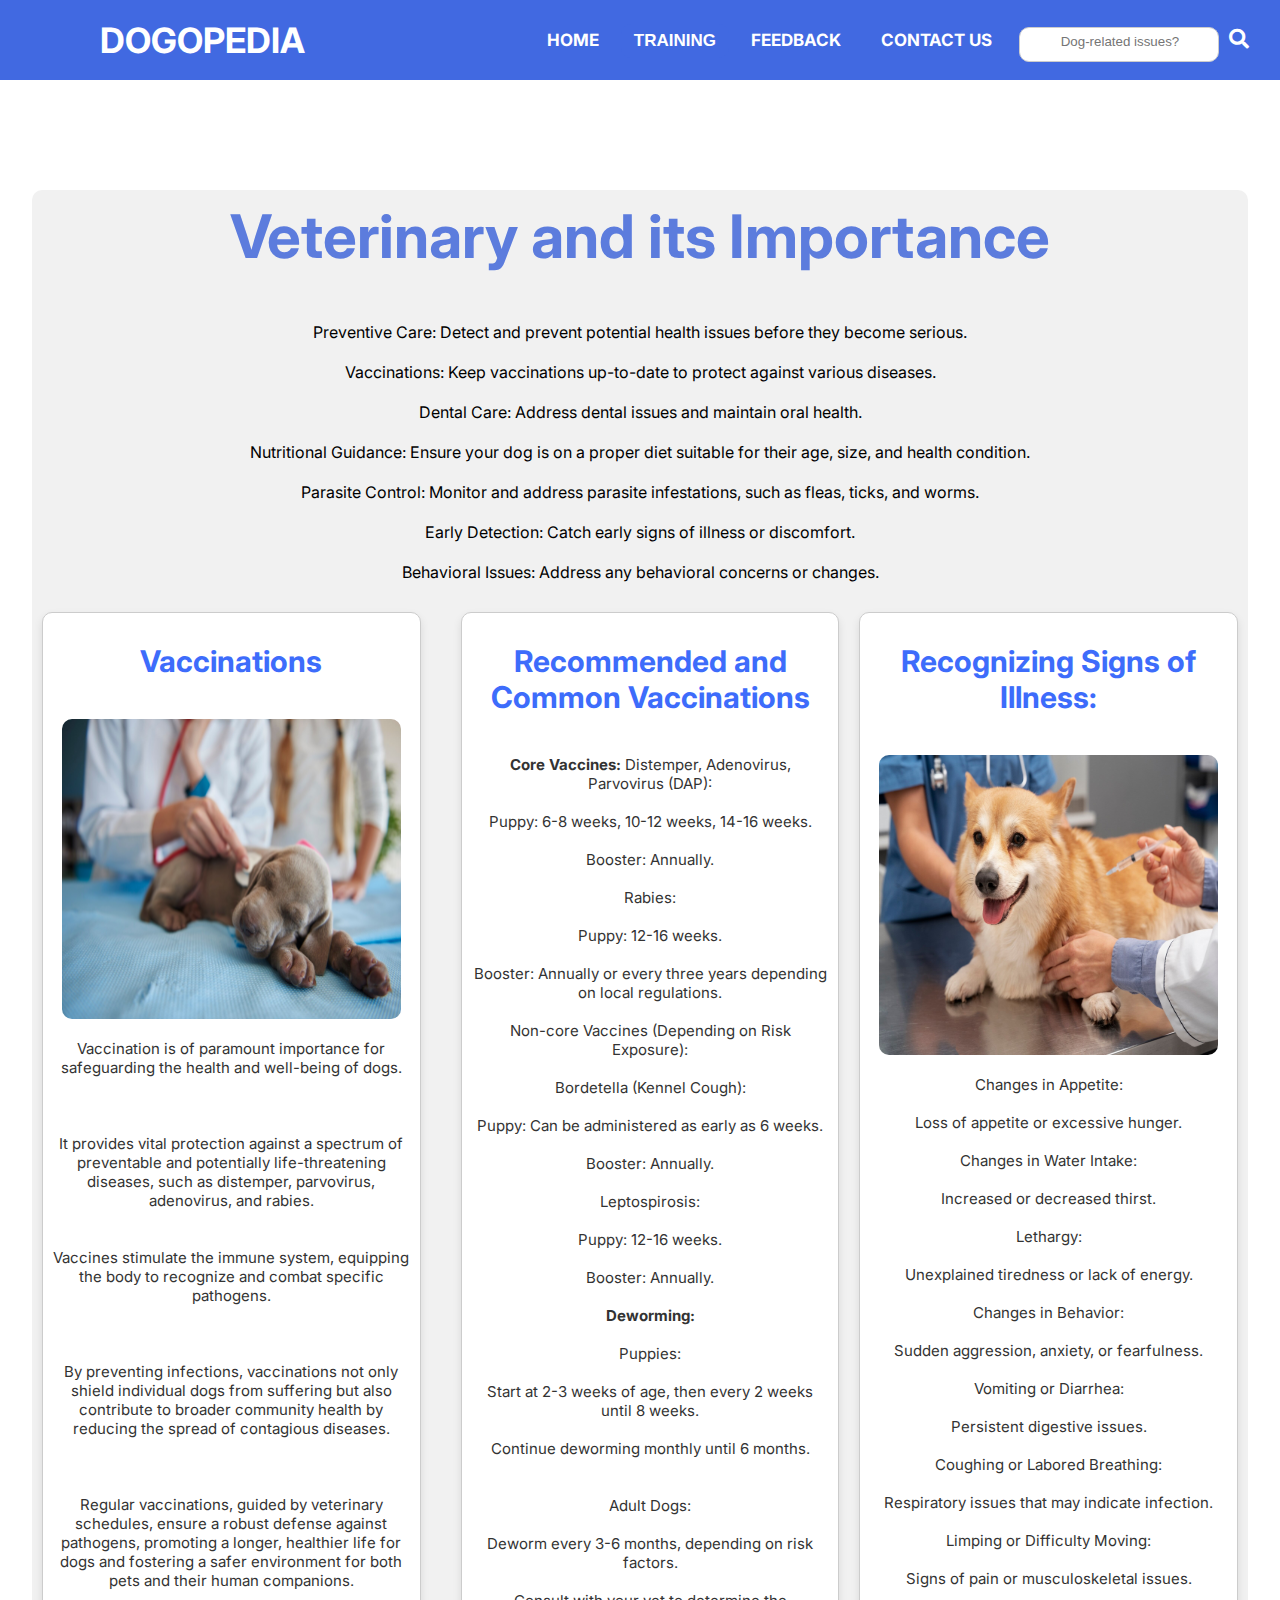
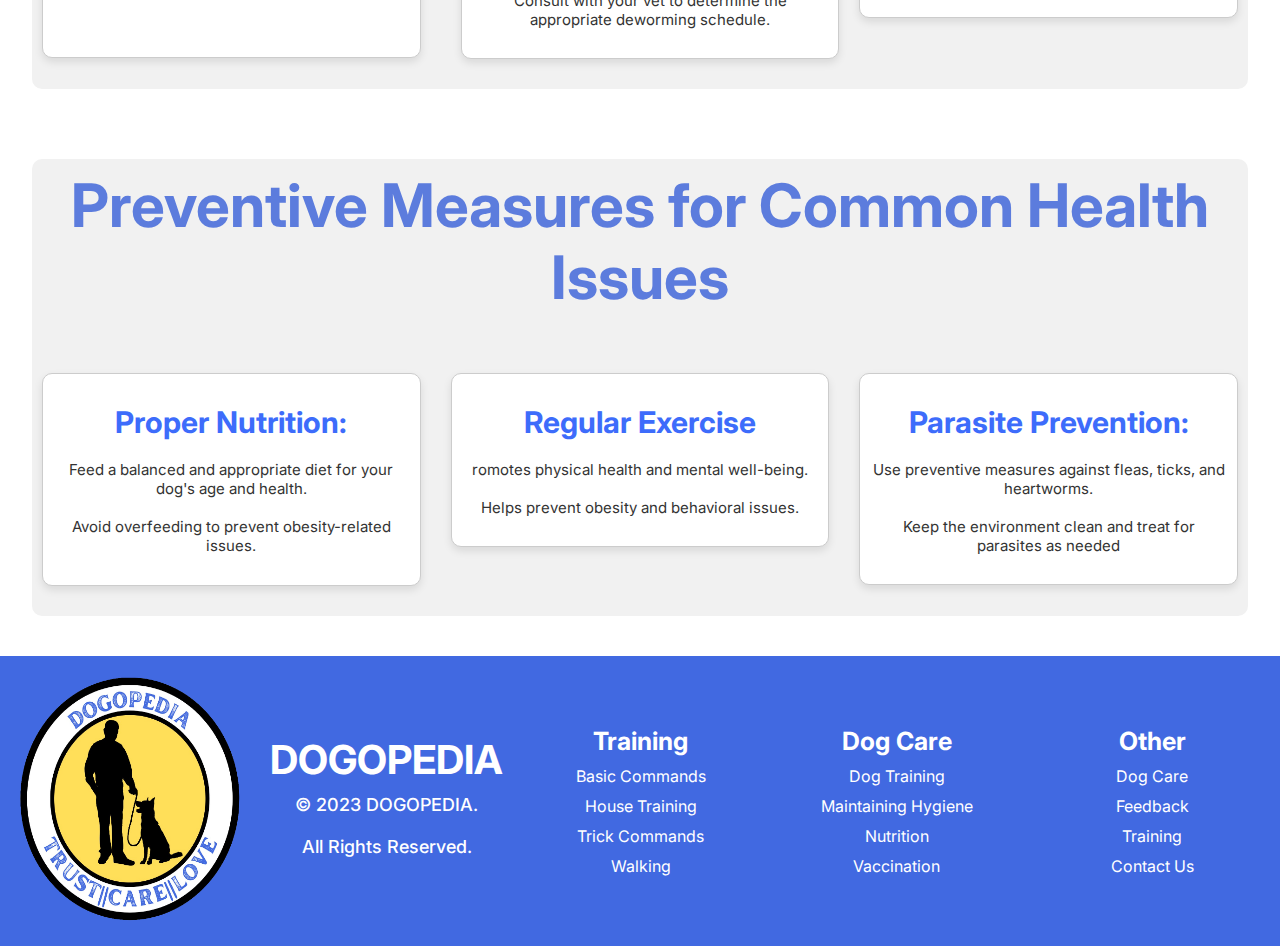
<file: vet.html>
<!DOCTYPE html>
<html lang="en" dir="ltr">

<head>
  <meta charset="utf-8">
  <title>DOGOPEDIA</title>
  <meta name="viewport" content="width=device-width, initial-scale=1.0">
  <!-- Add the font links here -->
  <link rel="stylesheet" href="content.css">
  <link rel="stylesheet" href="https://cdnjs.cloudflare.com/ajax/libs/font-awesome/5.15.3/css/all.min.css">
  <script src="script.js" defer></script>
  <link rel="icon" href="Favicon.png" type="image/x-icon">
  <meta name="viewport" content="width=device-width, initial-scale=1.0">
  <!-- Add the font links here -->
  <link rel="stylesheet" href="https://fonts.googleapis.com/css2?family=Inter:wght@700&family=Noto+Sans&family=Noto+Sans+Kawi:wght@500&display=swap">
  <link rel="stylesheet" href="https://cdnjs.cloudflare.com/ajax/libs/font-awesome/5.15.3/css/all.min.css" integrity="sha512-iBBXm8fW90+nuLcSKlbmrPcLa0OT92xO1BIsZ+ywDWZCvqsWgccV3gFoRBv0z+8dLJgyAHIhR35VZc2oMMotKWithHi/t+s+/h2rZGJT1vYQ6JKcKFYfIUdLlD/bXHqjCZM0J/VVdPWdGqFbNiEtBdZmfFZnYnEUX99nwMs3a2LzBxKMXqfNnZXZLlLZ+WJrHWJWr">
</head>

<!DOCTYPE html>
<html lang="en" dir="ltr">

<head>
  <meta charset="utf-8">
  <title>DOGOPEDIA</title>
  <meta name="viewport" content="width=device-width, initial-scale=1.0">
  <!-- Add the font links here -->
  <link rel="stylesheet" href="feedback.css">
  <link rel="stylesheet" href="https://cdnjs.cloudflare.com/ajax/libs/font-awesome/5.15.3/css/all.min.css">
  <script src="script.js" defer></script>
  <link rel="icon" href="Favicon.png" type="image/x-icon">
  <meta name="viewport" content="width=device-width, initial-scale=1.0">
  <!-- Add the font links here -->
  <link rel="stylesheet" href="https://fonts.googleapis.com/css2?family=Inter:wght@700&family=Noto+Sans&family=Noto+Sans+Kawi:wght@500&display=swap">
  <link rel="stylesheet" href="https://cdnjs.cloudflare.com/ajax/libs/font-awesome/5.15.3/css/all.min.css" integrity="sha512-iBBXm8fW90+nuLcSKlbmrPcLa0OT92xO1BIsZ+ywDWZCvqsWgccV3gFoRBv0z+8dLJgyAHIhR35VZc2oMMotKWithHi/t+s+/h2rZGJT1vYQ6JKcKFYfIUdLlD/bXHqjCZM0J/VVdPWdGqFbNiEtBdZmfFZnYnEUX99nwMs3a2LzBxKMXqfNnZXZLlLZ+WJrHWJWr">
  
</head>


<body>
  <nav>
    <input type="checkbox" id="check">
    <label for="check" class="checkbtn">
      <i class="fas fa-bars"></i>
    </label>
    <label class="logo"> <a style="text-decoration: none; color: #fff" href="index.html"> DOGOPEDIA </a> </label>
    <ul>
      <li><a class="active" href="index.html">Home</a></li>
      <div class="dropdown">
        <button class="dropbtn">Training</button>
        <div class="dropdown-content">
            <a href="training.html"> Commands</a>
            <a href="hygiene.html">Hygiene </a>
            <a href="nutrition.html">Nutrition </a>
            <a href="vet.html">Health </a>
        </div>
      </div>
      </li>
      <li><a href="feedback.html">Feedback </a></li>
      <li><a href="contact.html">Contact Us</a></li>
      <li>
        <div class="search-bar">
          <input type="text" id="search" placeholder="           Dog-related issues?">
          <button style="border: none; border-radius: 10px;" id="search-button" type="submit">
            <i class="fas fa-search"></i>
        </div>
      </li>
    </ul>
    <div id="suggestions-container"></div>
  </nav>
<br> 
<br> 
<div class="basic-storage">
    <h1 id="health"> Veterinary and its Importance </h1>
        <p> Preventive Care: Detect and prevent potential health issues before they become serious.<br> <br>
<span id="vaccination">Vaccinations: </span> Keep vaccinations up-to-date to protect against various diseases.<br> <br>
Dental Care: Address dental issues and maintain oral health.<br> <br>
Nutritional Guidance: Ensure your dog is on a proper diet suitable for their age, size, and health condition.<br> <br>
Parasite Control: Monitor and address parasite infestations, such as fleas, ticks, and worms.<br> <br>
Early Detection: Catch early signs of illness or discomfort.<br> <br>
Behavioral Issues: Address any behavioral concerns or changes.<br> <br>
    <div class="content-storage">
    <div class="content-item">
        <h2> Vaccinations </h2>
        <br> 
        <img src="vaccination 1.jpg"> 
    </br>
    <p> Vaccination is of paramount importance for safeguarding the health and well-being of dogs. <br> <br><br><br>
        It provides vital protection against a spectrum of preventable and potentially life-threatening diseases, such as distemper, parvovirus, adenovirus, and rabies. <br> <br><br>
        Vaccines stimulate the immune system, equipping the body to recognize and combat specific pathogens. <br> <br> <br><br>
        By preventing infections, vaccinations not only shield individual dogs from suffering but also contribute to broader community health by reducing the spread of contagious diseases. <br> <br><br><br>
        Regular vaccinations, guided by veterinary schedules, ensure a robust defense against pathogens, promoting a longer, healthier life for dogs and fostering a safer environment for both pets and their human companions.<br><br><br><br>
    </p>
    </div>
    <br> 
    <div id="vaccine" class="content-item">
        <h2 style="text-align:center;"> Recommended and Common Vaccinations </h2>
        <br> 
        <p> 
            <span style="font-weight: bold;"> Core Vaccines: </span> Distemper, Adenovirus, <br> Parvovirus (DAP):<br> <br>
Puppy: 6-8 weeks, 10-12 weeks, 14-16 weeks.<br> <br>
Booster: Annually.<br> <br>
Rabies:<br> <br>
Puppy: 12-16 weeks.<br> <br>
Booster: Annually or every three years depending on local regulations.<br> <br>
Non-core Vaccines (Depending on Risk Exposure): <br> <br> 
Bordetella (Kennel Cough):<br> <br>
Puppy: Can be administered as early as 6 weeks.<br> <br>
Booster: Annually.<br> <br>
Leptospirosis:<br> <br>
Puppy: 12-16 weeks.<br> <br>
Booster: Annually.<br> <br> 
<span style="font-weight: bold;"> Deworming: </span> <br> <br>
Puppies:<br> <br>
Start at 2-3 weeks of age, then every 2 weeks <br> until 8 weeks.<br> <br>
Continue deworming monthly until 6 months.<br> <br><br> 
Adult Dogs:<br> <br>
Deworm every 3-6 months, depending on risk factors.<br> <br>
Consult with your vet to determine the appropriate deworming schedule.<br> <br>
</p>
</div>
<div id="illness" class="content-item">
    <h2> Recognizing Signs of Illness: </h2> 
    <br> 
    <img src="vaccianation 2.jpg"> 
    <br> 
    <p> 
Changes in Appetite: <br> <br>

Loss of appetite or excessive hunger.<br> <br>
Changes in Water Intake:<br> <br>

Increased or decreased thirst.<br> <br>
Lethargy:<br> <br>

Unexplained tiredness or lack of energy.<br> <br>
Changes in Behavior:<br> <br>

Sudden aggression, anxiety, or fearfulness.<br> <br>
Vomiting or Diarrhea:<br> <br>

Persistent digestive issues.<br> <br>
Coughing or Labored Breathing:<br> <br>

Respiratory issues that may indicate infection.<br> <br>
Limping or Difficulty Moving:<br> <br>
Signs of pain or musculoskeletal issues.<br> <br>
</p>
</div>
</div>
</p> 
</div>
</div>
<div class="basic-storage">
    <h1> Preventive Measures for Common Health Issues </h1>
    <div class="content-storage">
        <div class="content-item">
            <h2> Proper Nutrition: </h2>
          <p> 
            Feed a balanced and appropriate diet for your dog's age and health.<br> <br> 
            Avoid overfeeding to prevent obesity-related issues.<br>  </p> 
            <br> 
        </div>
        <div class="content-item">
            <h2> Regular Exercise </h2>
            <p> romotes physical health and mental well-being.<br> <br>
                Helps prevent obesity and behavioral issues.<br> <br>
            </p>
        </div>
        <div  class="content-item">
            <h2> Parasite Prevention: </h2> 
            <p> Use preventive measures against fleas, ticks, and heartworms.<br> <br>
                Keep the environment clean and treat for parasites as needed<br> <br>
            </p>
        </div>
    </div>
</div>

<div class="basict-container">
    <h1 id="health"> Veterinary </h1>
    <div class="content-container">
        <h3> Importance: </h3>
        <p> Preventive Care: Detect and prevent potential health issues before they become serious.<br> <br>
<span id="vaccination">Vaccinations: </span> Keep vaccinations up-to-date to protect against various diseases.<br> <br>
Dental Care: Address dental issues and maintain oral health.<br> <br>
Nutritional Guidance: Ensure your dog is on a proper diet suitable for their age, size, and health condition.<br> <br>
Parasite Control: Monitor and address parasite infestations, such as fleas, ticks, and worms.<br> <br>
Early Detection: Catch early signs of illness or discomfort.<br> <br>
Behavioral Issues: Address any behavioral concerns or changes.<br> <br>
    </p> 
    </div>

    <div class="content-container">
        <h2> Vaccinations </h2>
        <br> 
        <img src="vaccination 1.jpg"> 
    </br>
    <p> Vaccination is of paramount importance for safeguarding the health and well-being of dogs. <br> <br>
        It provides vital protection against a spectrum of preventable and potentially life-threatening diseases, such as distemper, parvovirus, adenovirus, and rabies. <br> <br>
        Vaccines stimulate the immune system, equipping the body to recognize and combat specific pathogens. <br> <br> By preventing infections, vaccinations not only shield individual dogs from suffering but also contribute to broader community health by reducing the spread of contagious diseases. <br> <br>
        Regular vaccinations, guided by veterinary schedules, ensure a robust defense against pathogens, promoting a longer, healthier life for dogs and fostering a safer environment for both pets and their human companions.
    </div>
    <br> 
    <div class="content-container">
        <h2 style="text-align:center;"> Recommended and Common Vaccinations </h2>
        <br> 
        <p> 
            <span style="font-weight: bold;"> Core Vaccines: </span> Distemper, Adenovirus, <br> Parvovirus (DAP):<br> <br>
Puppy: 6-8 weeks, 10-12 weeks, 14-16 weeks.<br> <br>
Booster: Annually.<br> <br>
Rabies:<br> <br>
Puppy: 12-16 weeks.<br> <br>
Booster: Annually or every three years depending on local regulations.<br> <br>
Non-core Vaccines (Depending on Risk Exposure): <br> <br> <br> <br>
Bordetella (Kennel Cough):<br> <br>
Puppy: Can be administered as early as 6 weeks.<br> <br>
Booster: Annually.<br> <br>
Leptospirosis:<br> <br>
Puppy: 12-16 weeks.<br> <br>
Booster: Annually.<br> <br><br> <br>
<span style="font-weight: bold;"> Deworming: </span> <br> <br>
Puppies:<br> <br>
Start at 2-3 weeks of age, then every 2 weeks <br> until 8 weeks.<br> <br>
Continue deworming monthly until 6 months.<br> <br><br> <br>
Adult Dogs:<br> <br>
Deworm every 3-6 months, depending on risk factors.<br> <br>
Consult with your vet to determine the appropriate deworming schedule.<br> <br>
<span style="font-weight:bold;"> Note: </span>If your dog shows aggressive behavior, it is recommended you and your family members should take a rabies vaccination in advance as it is beneficial <br> <br>  for the immunity system of a human if they are bit by a dog hence it is also required by law in many places. <br> <br> 
</p>

<div class="content-container">
    <h2> Recognizing Signs of Illness: </h2> 
    <br> 
    <img style="width: 350px;" src="vaccianation 2.jpg"> 
    <br> 
    <p> 
Changes in Appetite: <br> <br>

Loss of appetite or excessive hunger.<br> <br>
Changes in Water Intake:<br> <br>

Increased or decreased thirst.<br> <br><br> <br>
Lethargy:<br> <br>

Unexplained tiredness or lack of energy.<br> <br><br> <br>
Changes in Behavior:<br> <br>

Sudden aggression, anxiety, or fearfulness.<br> <br><br> <br>
Vomiting or Diarrhea:<br> <br>

Persistent digestive issues.<br> <br><br> <br>
Coughing or Labored Breathing:<br> <br>

Respiratory issues that may indicate infection.<br> <br><br> <br>
Limping or Difficulty Moving:<br> <br>
Signs of pain or musculoskeletal issues.<br> <br>
</p>
</div>


<div class="content-container">
    <h2 align="center"> Preventive Measures for health issues </h2>
    <br> 
<p> 
Proper Nutrition:<br> <br>

Feed a balanced and appropriate diet for your dog's age and health.<br> <br>
Avoid overfeeding to prevent obesity-related issues.<br> <br><br> <br>
Regular Exercise:<br> <br>

Promotes physical health and mental well-being.<br> <br>
Helps prevent obesity and behavioral issues.<br> <br><br> <br>
Dental Care:

Brush your dog's teeth regularly.<br> <br>
Provide dental chews or toys to reduce plaque and tartar.<br> <br><br> <br>
Parasite Prevention:

Use preventive measures against fleas, ticks, and heartworms.<br> <br>
Keep the environment clean and treat for parasites as needed<br> <br>
</p>
</div>
</div>
</div>
<footer>
  <div class="footer-section footer-logo">
    <img style="width: 250px; height: 250px;" src="Favicon.png" alt="Website Logo"> 
    <div>
      <div class="wnfooter"> 
      <p style="text-align: center; font-weight: bold; font-size: 40px;">DOGOPEDIA</p>
    </div>
      <ul class="footer-rights">
        <li style="font-size: 18px; font-weight: 500;  text-align: center">&copy; 2023  DOGOPEDIA. <br> <br>  All Rights Reserved. </li>
      </ul>
      
    </div>
  </div>

  <div class="footer-space">
    <h4> Training </h4>
    <ul class="footer-links">
      <li><a href="#sit"> Basic Commands </a></li>
      <li><a href="#house-training"> House Training  </a></li>
      <li><a href="#crawl"> Trick Commands  </a></li>
      <li><a href="#walking"> Walking </a> </li> 
    </ul>
  </div>

  <div class="footer-space">
    <h4> Dog Care </h4>
    <ul class="footer-links"> 
      <li><a href="training.html"> Dog Training </li>
      <li><a href="hygiene.html"> Maintaining Hygiene </a></li>
      <li><a href="nutrition.html"> Nutrition </a> </li>
      <li><a href="vet.html#vaccination"> Vaccination </li>
    </ul>
  </div>
  <div class="footer-space">
    <h4 style="color:#fff;">Other </h4>
    <ul class="footer-links">
      <li><a href="training.html">Dog Care</a></li>
      <li><a href="feedback.html">Feedback </a></li>
      <li><a href="feedback.html">Training</a></li>
      <li><a href="contact.html"> Contact Us </li>
    </ul>
  </div>
  <!-- Responsive Footer -->
  <div class="rfooter">
    <h4 style="color:#fff;"> Training  </h4><br>
    <div class="footer-links">
     <a href="#sit"> Basic Commands  </a>  <br><br>
     <a href="#house-training"> House Training  </a>  <br><br>
     <a href="#crawl"> Trick Commands  </a>  <br><br>
     <a href="#walking"> Walking </a> <br> <br> 
    </div>
    <br>
    <h4> Dog Care </h4><br>
    <div class="footer-links">
     <a href="training.html"> Dog Training </a> <br><br>
     <a href="hygiene.html"> Maintaining Hygiene</a><br><br>
     <a href="nutrition.html"> Nutrition </a> <br>  <br>
     <a href="vet.html#vaccination"> Vaccination </a> <br> <br>
    </div>
    <br>
    <h4> Other </h4> <br>
    <div class="footer-links">
     <a href="hygiene.html"> Dog Care</a>  <br><br>
     <a href="feedback.html"> Feedback </a>  <br><br>
     <a href="training.html"> Training </a>  <br><br>
     <a href="contact.html"> Contact Us </a>  <br><br>
  </div>
</footer>
</file>
<file: styles.css>
/* Code for everything */
* {
  padding: 0;
  margin: 0;
  text-decoration: none;
  list-style: none;
  box-sizing: border-box;
}

body {
  font-family: 'Inter', sans-serif; /* Use the Inter font for the body */
  margin: 0; 
}

/* Navigation Bar */
nav {
  background: #4169e1;
  height: 80px;
  width: 100%;
  font-weight: bold;
  position: sticky; 
  top: 0; 
  z-index: 2; 
}

/* logo - Website Name */
label.logo {
  color: white;
  font-size: 35px;
  padding: 0px 100px;  
  line-height: 80px; 
  font-weight: bold;
}

/* external links styles */
nav ul {
  float: right;
  margin-right: 20px;
}

nav ul li {
  display: inline-block;
  line-height: 80px;
  margin: 0 5px;
}

nav ul li a {
  color: white;
  font-size: 17px;
  padding: 7px 13px;
  border-radius: 10px;
  text-transform: uppercase;
  transition: 1s;
}

/* Active Webpage and Hovering Styles */
a.online,
nav ul li a:hover {
  background: white;
  color: #4169e1;
  transition: 1s;
}

/** dropdown **/

.dropbtn {
  background-color: #4169e1;
  color: #fff;
  padding: 7px 13px;
  font-size: 17px;
  font-weight: bold; 
  text-transform: uppercase;
  border-radius: 10px; 
  border: none; 
  cursor: pointer;
}

.dropbtn:hover { 
    transition: 0.5s; 
    background: #fff; 
    color: #4169e1;
}

.dropdown {
  position: relative;
  display: inline-block;
}

.dropdown-content {
  display: none;
  position: absolute;
  background-color: #f9f9f9;
  width: 200px; 
  box-shadow: 0px 8px 16px 0px rgba(0, 0, 0, 0.2);
  border-radius: 10px;
  border: 1px solid #000; /* Add border style */
  text-align: center;

  left: 50%; /* Set left to 50% to center horizontally */
  transform: translateX(-50%); /* Move the dropdown content back by half of its own width */
}


.dropdown-content a {
  color: black;
  padding: 12px 16px;
  text-decoration: none;
  display: block;
}

.dropdown-content a:hover {
    background-color: #4169e1; 
    transition: 0.5s;
    color: #fff;   
}

.dropdown:hover .dropdown-content {
  display: block;
}

 /** SEARCH BAR STYLES **/

.suggestion-item {
  padding: 10px;
  max-width: 250px;
  text-align: center;
  cursor: pointer;
  white-space: nowrap;
  overflow: hidden;
  text-overflow: ellipsis;
}
/** SEARCH BAR ICON STYLE **/

li .search-bar #search {
  height: 35px;
  border: 1px solid #ccc; /* Set the border color to match the background color */
  width: 200px; 
  border-radius: 10px;  
}

li .search-bar button i {
  background: #4169e1; 
  color: #fff; 
  padding: 6px; 
  font-size: 20px;
  height: 38px; 
 }

 li .search-bar button i:hover { 
  background: #fff; 
  color: #4169e1;  
 }

.suggestion-item:hover, .suggestion-item.selected {
  background-color: #f1f1f1; 
  transition: 0.5s; 
}

/** SIZING PLACEMENT EVERYTHING OF SUGGESTIONS **/

#suggestions-container {
  position: absolute;
  top: 100%;
  margin-right: 40px; 
  width: 235px; 
  right: 0; /* Set to right instead of left */
  background-color: #fff; 
  box-shadow: 0 2px 4px rgba(0, 0, 0, 0.1);
  z-index: 1;
  border-radius: 10px;  
  font-family: Arial, Helvetica, sans-serif  
}
/* Responsive Design Styles */
/* Hamburger icon Styles */
.checkbtn {
  font-size: 30px;
  color: white;
  float: right;
  line-height: 80px;
  margin-right: 40px;
  cursor: pointer;
  display: none;
}

#check {
  display: none;
}

*, *::before, *::after {
  box-sizing: border-box;
}

/* Welcome content code **/
.welcome {
  height: 100vh;
  width: 100%;
  background: linear-gradient(to bottom, #F5F5DC, #D2B48C);
  z-index: 1; 
}

.welcome h1 {
  font-family: 'Noto Sans', sans-serif;
  font-weight: bold; 
  color: #333; 
  padding-top: 120px; 
  padding-left: 230px; 
  font-size: 90px; 
}

.welcome h2 {
  color: #4169e1;
  font-weight: bold; 
  font-size: 100px; 
  font-style: italic; 
  padding-left: 160px; 
  padding-top: 15px; 
  font-family: 'Noto Sans', sans-serif;
}

.welcome h3:nth-of-type(1) {
  color: #333;
  font-weight: bold;
  font-family: 'Noto Sans', sans-serif;
  padding-top: 10px;
  font-size: 70px;
  font-style: italic;
  padding-left: 50px;
  width: 75%;
}

.welcome h3:nth-of-type(2) {
  color: #333;
  font-weight: bold;
  font-family: 'Noto Sans', sans-serif;
  padding-top: 10px;
  font-size: 70px;
  font-style: italic;
  padding-left: 65px;
  width: 75%;
}

.welcome img {
  height: 750px; /* Set the size you prefer */
  width: 850px; /* Set the size you prefer */
  border-radius: 50%; /* Makes the image a circle */
  object-fit: cover; /* Ensures the image fits properly within the circle */
  position: absolute;
  padding-left: 100px;
  padding-right: 2px;   
  right: 1px; /* Adjust the right value to control the positioning */
  top: 110px; /* Adjust the top value to control the positioning */
}

.button-place {
  padding-left: 300px; 
  padding-top: 40px; 
}

.buttonfc {
  position: relative;
  padding: 15px 15px;
  border-radius: 7px;
  border: 1px solid #4169e1;
  font-size: 25px;
  text-transform: uppercase;
  font-weight: 600;
  letter-spacing: 2px;
  background: transparent;
  color: #000;
  overflow: hidden;
  box-shadow: 0 0 0 0 transparent;
  -webkit-transition: all 0.5s ease-in;
  -moz-transition: all 0.5s ease-in;
  transition: all 0.3s ease-in;
  z-index: 1; 
}

button.buttonfc:hover {
  background: #4169e1;
  box-shadow: 0 0 30px 5px rgba(0, 142, 236, 0.815);
  -webkit-transition: all 0.5s ease-out;
  -moz-transition: all 0.5s ease-out;
  transition: all 0.5s ease-out;
  color: #fff; 
}

button.buttonfc:hover::before {
  -webkit-animation: sh02 0.5s 0s linear;
  -moz-animation: sh02 0.5s 0s linear; 
  animation: sh02 0.5s 0s linear; 
}

button.buttonfc::before { 
  content: "";
  display: block; 
  width: 0; 
  height: 86%; 
  position: absolute; 
  top: 7%; 
  left: 0%; 
  opacity: 0; 
  background: #fff; 
  box-shadow: 0 0 50px 30px #fff; 
  -webkit-transform: skewX(-20deg);
  -moz-transform: skewX(-20deg);
  -ms-transform: skewX(-20deg);
  -o-transform: skewX(-20deg);
  transform: skewX(-20deg); 
}

@keyframes sh02 { 
  from { 
    opacity: 0; 
    left: 0%; 
  }

  50% { 
    opacity: 1;
  }

  to { 
    opacity: 0;
    left: 100%; 
  }
}

button.buttonfc:active { 
  box-shadow: 0 0 0 0 transparent; 
  -webkit-transition: box-shadow 0.5s ease-in;
  -moz-transition: box-shadow 0.5s ease-in; 
  transform: box-shasow 0.5s ease-in;
}


/** CONTENT SPACE 1 - IMPORTANCE OF TRAINING STYLES WITH PARALLAX **/

.content-container {
  position: relative;
  z-index: 1;
  background: none; 
  border-radius: 10px; 
  width: 95%;
  margin: 0 auto; /* Center horizontally */
  padding: 20px; /* Add padding as needed */
}

.importance-section {
  padding-left: 300px; 
  padding-right: 300px; 
  color: #000; /* Adjust text color */
  border-radius: 10px;  
  background: #f1f1f1; 
  display: none; 
}

.importance-section h2 { 
  color: #3D6CFB;  
  text-align: center; 
  font-size: 60px; 
}

.importance-section h3 { 
  color: #333; 
  font-size: 30px; 
}

.content-container .importance-section p { 
  color: #333; 
  font-size: 20px; 
  text-align: center; 
}

.importance-section ul { 
  list-style-type: disc; 
  text-align: center; 
}

.importance-section img { 
  width: 95%; 
  border-radius: 10px; 
  height: auto; 
  display: grid; 
  margin: 20px auto; 
}

.essential {
  color: #000;
  border-radius: 10px;
  background: #f1f1f1;
  width: 95%;
  justify-content: center;
  margin: auto;
}

.essential h2 {
  color: #000;
  text-align: center;
  font-size: 60px;
}

.essential h3 {
  color: #5C7CDD;
  font-size: 60px;
  text-align: center;
  margin-top: -20px; 
  width: 40%; 
}

.content-container {
  color: #333;
  font-size: 20px;
  text-align: center;
  overflow-wrap: break-word;
}

.essential li {
  padding: 20px;
  display: flex; /* Use flexbox for the list items */
  align-items: center; /* Align items vertically */
  transition: 0.5s; 
}

.essential ul li:hover { 
  transform: scale(1.05);
}

.essential ul li p {
  padding-left: 20px;
  color: #333;
  font-size: 20px;
  text-align: left;
  width: 45%;
}

.essential img {
  max-width: 500px; /* Make images responsive */
  height: auto; /* Maintain aspect ratio */
  border-radius: 10px;
  margin-right: 20px; /* Adjusted margin-right */
  margin-bottom: 20px; /* Adjusted margin-bottom */
}

.essential ul {
  list-style-type: disc;
  text-align: center;
  padding: 20px;
}

.responsive-importance-section { 
  display: none; 
}
/** Content in homepage Explore More **/

.explore-container {
  display: flex;
  flex-wrap: wrap;
  justify-content: space-between;
  align-items: flex-start; /* Align items at the start (top) of the container */
  background: #f1f1f1;
  width: 95%;
  border-radius: 10px; 
  margin: auto; /* Center-align the container */
}

.explore-container h1 {
  width: 100%;
  text-align: left; 
}

.explore-item {
  flex: 0 0 calc(24% - 20px);
  margin: 2px;
  background: #fff;
  border-radius: 10px;
  box-sizing: border-box;
  text-align: center;
  overflow: hidden; /* Ensure content doesn't overflow on smaller screens */
  transition: transform 0.3s ease-in-out; /* Added transition for zoom effect */
  background: #f1f1f1; 
}

.explore-item a {
  text-decoration: none;
  color: inherit;
  display: block; /* Make the link take the full space of its parent */
}

.explore-item img {
  width: calc(100% - 10px); /* Adjusted width for spacing */
  height: 275px; /* Increased height by 75px */
  object-fit: cover;
  border-radius: 10px;
}

.explore-item:hover {
  transform: scale(1.2); /* Zoom-in effect on hover */
}

.explore-item h3,
.explore-item p {
  padding: 10px;
  white-space: normal; /* Allow text to wrap */
}

.explore-item h3 {
  font-size: 18px;
  font-weight: bold;
  color: #333;
}

.explore-item p {
  font-size: 14px;
  color: #666;
}

/** Footer **/
footer {
  background: #4169e1;
  color: #fff;
  padding: 20px 0;
  text-align: center;
  display: flex;
  flex-wrap: wrap;
  justify-content: space-between;
}

.footer-section {
  flex: 1;
  text-align: center;
  padding: 0 10px;
}

.footer-space {
  flex: 1;
  text-align: center;
  padding: 0 10px;
}

.footer-space h4 { 
  font-size: 25px; 
  margin-bottom: 10px;
  margin-top: 50px;  
}

.footer-logo {
  display: flex;
  align-items: center;
}

.footer-logo img {
  width: 40px;
  margin-right: 10px;
}

.footer-links,
.footer-rights {
  list-style: none;
  padding 0;
  margin-top: 10px; 
}

.footer-links li,
.footer-rights li {
  margin-bottom: 10px;
}

.footer-links a,
.footer-logo p {
  text-decoration: none;
  color: #fff;
}

.footer-rights {
  font-size: 12px;
}

.footer-links a:hover {
  font-size: 110%; /* Increase font size by 10% on hover */
  transition: 0.3s; /* Add a smooth transition effect */
}

.footer-section, .footer-space {
  text-align: center;
}

.footer-section h4, .footer-space h4, .responsive-footer-section h4 {
  margin-top: 50px;
  margin-bottom: 10px;
  font-size: 25px;
}

.rfooter { 
  display: none;
}


/** RESPONSIVE CODE FOR PHONES **/
@media (max-width: 1129px) { 
  label.logo {
    font-size: 30px;
    padding-right: 30px;
    padding-left: 10px;
  }

  .checkbtn { 
    display: block;
  }
  
  nav { 
    width: 100%; 
  }

  ul {
    position: fixed;
    width: 100%;
    height: 100vh;
    background: #4169e1;
    z-index: 2;
    top: 80px;
    left: -100%;
    text-align: center;
    transition: all 0.7s; 
  }
  nav ul li {
    display: block;
    margin: 50px 0;
    line-height: 30px;
  }

  nav ul li a {
    font-size: 20px;
  }

  a:hover, a.active {
    background: white;
    color: #4169e1;
  }

  #check:checked ~ ul {
    left: 0; 
  }
  
  .welcome { 
    width: 100%; 
    height: 325px; 
  }

  .welcome h1 { 
    font-size: 30px; 
    padding-left: 10px;
    padding-top: 50px;  
  }

  .welcome h2 {
    font-size: 21px; 
    padding-left: 15px; 
    padding-top: 10px; 
  }

  .welcome h3:nth-of-type(1) { 
    font-size: 15px; 
    padding-left: 8px; 
    padding-top: 15px; 
  }

  .welcome h3:nth-of-type(2) { 
    font-size: 15px; 
    padding-left: 10px; 
    padding-top: 1px; 
  }

  .welcome img { 
    width: 200px; 
    height: 175px;
    padding-left: 10px; 
    top: 120px; 
    float: right;  
  } 

  .button-place { 
    padding-left: 20px; 
    padding-top: 30px; 
  }
  
  .importance-section { 
    color: #000; 
    padding: 10px 0.2px;
    display:grid; 
  }

  .importance-section h2 { 
    color: #333; 
    text-align: center; 
    padding-left: 10px; 
    padding-bottom: 10px; 
    padding-top: 0; 
    font-size: 20px; 
    top: 0;  
  }

  .importance-section h3 { 
    color: #333; 
    font-size: 30px; 
  }
  
  .content-container .importance-section p { 
    color: #333; 
    font-size: 20px; 
    text-align: center; 
  }

  .importance-section ul { 
    font-size: 100px; 
    z-index: 10; 
  }

  .responsive-importance-section { 
    display:grid;
    color: #333; 
  }

  .essential { 
    display: none; 
  }

  .importance-point {
    padding: 20px 0; 
  }

  .importance-section h2{ 
    font-size: 30px; 
  }

  .importance-point p {
    text-align: justify;
  }

  .responsive-importance-section .importance-point h3 {
    font-size: 25px;
    text-align: center; 
    padding: 15px; 
    color: #5C7CDD;
  }  
  
  .explore-item {
    margin-right: 10px; /* Adjusted margin for responsiveness */
    flex: 0 0 calc(100% - 20px); /* Full width with margin */
  }

  .explore-item img {
    width: 100%; /* Take 100% of the width */
    height: auto; /* Maintain aspect ratio */
    max-width: none; /* Remove any max-width constraints */
    max-height: none; /* Remove any max-height constraints */
  }

  .footer-section {
    flex: 1 0 100%;
    margin-bottom: 20px;
  }

  .footer-logo img { 
    display: none;  
  }

  .footer-section h4 { 
    text-align: center; 
  }

  .rfooter { 
    width: 95%;
    display: grid; 
  }

  .wnfooter p { 
    margin-left: 75px; 
  }

  .footer-links a {
    text-align: center; 
  }

  .footer-space { 
    display: none; 
  }

}

section {
  background: url() no-repeat;
  background-size: cover;
  height: calc(100vh - 80px);
}
</file>
<file: contact.css>
/* Code for everything */
 * {
  padding: 0;
  margin: 0;
  text-decoration: none;
  list-style: none;
  box-sizing: border-box;
}

body {
  font-family: 'Inter', sans-serif; /* Use the Inter font for the body */
  margin: 0; 
}

/* Navigation Bar */
nav {
  background: #4169e1;
  height: 80px;
  width: 100%;
  font-weight: bold;
  position: sticky; 
  top: 0; 
  z-index: 2; 
}

/* logo - Website Name */
label.logo {
  color: white;
  font-size: 35px;
  padding: 0px 100px;  
  line-height: 80px; 
  font-weight: bold;
}

/* external links styles */
nav ul {
  float: right;
  margin-right: 20px;
}

nav ul li {
  display: inline-block;
  line-height: 80px;
  margin: 0 5px;
}

nav ul li a {
  color: white;
  font-size: 17px;
  padding: 7px 13px;
  border-radius: 10px;
  text-transform: uppercase;
  transition: 1s;
}

/* Active Webpage and Hovering Styles */
a.online,
nav ul li a:hover {
  background: white;
  color: #4169e1;
  transition: 1s;
}

/** dropdown **/

.dropbtn {
  background-color: #4169e1;
  color: #fff;
  padding: 7px 13px;
  font-size: 17px;
  font-weight: bold; 
  text-transform: uppercase;
  border-radius: 10px; 
  border: none; 
  cursor: pointer;
}

.dropbtn:hover { 
    transition: 0.5s; 
    background: #fff; 
    color: #4169e1;
}

.dropdown {
  position: relative;
  display: inline-block;
}

.dropdown-content {
  display: none;
  position: absolute;
  background-color: #f9f9f9;
  width: 200px; 
  box-shadow: 0px 8px 16px 0px rgba(0, 0, 0, 0.2);
  border-radius: 10px;
  border: 1px solid #000; /* Add border style */
  text-align: center;

  left: 50%; /* Set left to 50% to center horizontally */
  transform: translateX(-50%); /* Move the dropdown content back by half of its own width */
}

.dropdown-content a {
  color: black;
  padding: 12px 16px;
  text-decoration: none;
  display: block;
}

.dropdown-content a:hover {
  background-color: #4169e1; 
  transition: 0.5s; 
  color: #fff; 
}

.dropdown:hover .dropdown-content {
  display: block;
}

 /** SEARCH BAR STYLES **/

.suggestion-item {
  padding: 10px;
  max-width: 250px;
  text-align: center;
  cursor: pointer;
  white-space: nowrap;
  overflow: hidden;
  text-overflow: ellipsis;
}
/** SEARCH BAR ICON STYLE **/

li .search-bar #search {
  height: 35px;
  border: 1px solid #ccc; /* Set the border color to match the background color */
  width: 200px; 
  border-radius: 10px;  
}

li .search-bar button i {
  background: #4169e1; 
  color: #fff; 
  padding: 6px; 
  font-size: 20px;
  height: 38px; 
 }

 li .search-bar button i:hover { 
  background: #fff; 
  color: #4169e1;  
 }

.suggestion-item:hover, .suggestion-item.selected {
  background-color: #f1f1f1;
  font-size: 20px; 
  transition: 0.5s; 
}
/** SIZING PLACEMENT EVERYTHING OF SUGGESTIONS **/
#suggestions-container {
  position: absolute;
  top: 100%;
  margin-right: 40px;
  width: 235px; 
  right: 0; /* Set to right instead of left */
  background-color: #fff; 
  box-shadow: 0 2px 4px rgba(0, 0, 0, 0.1);
  z-index: 1;
  border-radius: 10px;  
  font-family: Arial, Helvetica, sans-serif  
}
/* Responsive Design Styles */
/* Hamburger icon Styles */
.checkbtn {
  font-size: 30px;
  color: white;
  float: right;
  line-height: 80px;
  margin-right: 40px;
  cursor: pointer;
  display: none;
}

#check {
  display: none;
}

*, *::before, *::after {
  box-sizing: border-box;
}

.contact-container h1:first-child { 
  text-align: center; 
  margin: 30px; 
  font-size: 50px; 
}

.contact-container { 
  width: 90%; 
}

.contact-left { 
  width: 50%; 
}

.contact-container h2 { 
  text-align: center; 
  margin-top: 10px; 
  margin-bottom: 20px; 
  font-size: 40px; 
}

.contact-container p { 
  margin-bottom: 40px; 
}

.contact-box {
  background: #fff;
  display: flex; 
  width: 100%;
  border-radius: 10px; 
}

.contact-right {
  padding: 40px; 
  width: 80%; 
  background: linear-gradient(to bottom, #405de6, #1da1f2); 
  color: white; 
  border-radius: 10px; 
}

.contact-left { 
  background-color: #fff;
  box-shadow: none;
}
.contact-left:hover,
.contact-right:hover {
  box-shadow: 0 10px 20px rgba(0, 0, 0, 0.8); /* Increase the box shadow on hover */
  transition: 0.5s; 
  border-radius: 10px; 
}

.contact-box h1 {
  margin-bottom: 10px; 
}

.input-row { 
  display: flex; 
  justify-content: space-between; 
  margin-bottom: 20px; 
}

.input-row .input-group { 
  flex-basis: 45%; 
}

input { 
  width: 60%; 
  border: none; 
  border-bottom: 1px solid #ccc; 
  padding-bottom: 5px; 
  outline: none; 
}

textarea { 
  width: 100%; 
  border: 1px solid #ccc; 
  padding: 10px; 
  font-family: Arial, Helvetica, sans-serif;
  font-size: 20px; 
  box-sizing: border-box; 
}

form label { 
  color: #4169e1; 
  font-weight: bold; 
}

form label:hover {
  text-decoration: underline;
  transition: transform 0.3s ease; /* Add a smooth transition effect */
}

.form-button button {
  background: #4169e1;
  width: 175px;
  border: none;
  outline: none;
  font-weight: bold;
  color: white;
  height: 35px;
  border-radius: 10px;
  margin-top: 90px;
  box-shadow: 0 5px 15px 0px rgba(0, 0, 0, 0.1);
  cursor: pointer;
  display: block; /* Ensures the button is a block-level element */
  margin: 0 auto; /* Centers the button horizontally */
}

/* Define the button style when it's being clicked */
.form-button button:active {
  background: #1da1f2; 
  box-shadow:rgba(0, 0, 0, 0.8); 
}

.form-button button a { 
  color: #fff; 
  text-decoration: none;
}

.form-button button a:hover { 
  text-decoration: underline;
}

.contact-left h3 { 
  color: #4169e1; 
  font-weight: bold; 
  margin-bottom: 30px; 
}

.contact-right h3 { 
  font-weight: bold; 
  margin-bottom: 30px; 
}

.contact-right table tr td:first-child {
  padding-right: 50px;
  font-weight: bold; 
}

.contact-right table tr td:first-child:hover { 
  text-decoration: underline; 
  transition: 0.3s; 
}

tr td { 
  padding-top: 20px;
  font-size: 20px;  
}

.custom-right-contact-social-icon {
  text-align: center;
  padding: 30px 0;
}

.custom-socil-item-inner {
  display: flex;
  justify-content: center; /* Center the list items horizontally */
  align-items: center; /* Center the list items vertically */
}

.custom-socil-item-inner li {
  display: flex;
  flex-direction: column; /* Stack the link and any other content vertically */
  text-align: center;
  margin: 0 10px; /* Adjust margin as needed */
}

/* Set initial background color for all links */
.custom-socil-item-inner li a {
  transition: 0.5s ease;
  margin-bottom: 20px;
  font-size: 50px;
  color: #fff;  
  border: 4px solid #fff;
  padding: 5px 15px; 
  text-decoration: none; /* Remove underline from links */
}

.custom-socil-item-inner li a i{
  text-align: center; 
}

.custom-socil-item-inner li:nth-of-type(1) a { 
  border-radius: 50%; 
  padding: 5px 15px; 
}

.custom-socil-item-inner li:nth-of-type(2) a { 
  border-radius: 50%; 
}

.custom-socil-item-inner li:nth-of-type(3) a { 
  border-radius: 50%; 
}

.custom-socil-item-inner li:nth-of-type(4) a { 
  border-radius: 40%; 
}

.custom-socil-item-inner li:nth-of-type(1) a:hover {
  background: linear-gradient(90deg, #3b5998, #1877f2);
  background: #4267B2;
  transition: 0.5s; 
  border-radius: 20px;  
}

/* Hover effect for Instagram link */
.custom-socil-item-inner li:nth-of-type(2) a:hover {
  background: linear-gradient(90deg, #405de6, #5851db, #833ab4, #c13584, #e1306c, #fd1d1d);
  transition: 0.5s; 
  border-radius: 20px; 
}

.custom-socil-item-inner li:nth-of-type(3) a:hover {
  /* Updated colors to match Twitter logo */
  background: linear-gradient(90deg, #1da1f2, #0d90e0);
  background: #1da1f2;
  transition: 0.5s; 
  border-radius: 20px; 
}

.custom-socil-item-inner li:nth-of-type(4) a:hover { 
  background: linear-gradient(90deg, #ff0000, #ff3333);
  transition: 0.5s; 
  border-radius: 20px; 
}
/** Footer **/
footer {
  background: #4169e1;
  color: #fff;
  padding: 20px 0;
  text-align: center;
  display: flex;
  flex-wrap: wrap;
  justify-content: space-between;
}

.footer-section {
  flex: 1;
  text-align: center;
  padding: 0 10px;
}

.footer-space {
  flex: 1;
  text-align: center;
  padding: 0 10px;
}

.footer-space h4 { 
  font-size: 25px; 
  margin-bottom: 10px;
  margin-top: 50px;  
}

.footer-logo {
  display: flex;
  align-items: center;
}

.footer-logo img {
  width: 40px;
  margin-right: 10px;
}

.footer-links,
.footer-rights {
  list-style: none;
  padding 0;
  margin-top: 10px; 
}

.footer-links li,
.footer-rights li {
  margin-bottom: 10px;
}

.footer-links a,
.footer-logo p {
  text-decoration: none;
  color: #fff;
}

.footer-rights {
  font-size: 12px;
}

.footer-links a:hover {
  font-size: 110%; /* Increase font size by 10% on hover */
  transition: 0.3s; /* Add a smooth transition effect */
}

.footer-section, .footer-space {
  text-align: center;
}

.footer-section h4, .footer-space h4, .responsive-footer-section h4 {
  margin-top: 50px;
  margin-bottom: 10px;
  font-size: 25px;
}

.rfooter { 
  display: none;
}

.c-box { 
  width: 95%; 
  margin: 50px auto; 
  background: #fff; 
  padding: 25px 25px; 
  display: none; 
  border-radius: 10px; 
}

.c-box h1 { 
  text-align: center; 
  margin: 4px 4px;  
  color: #4169e1;  
}

.c-box h1 { 
  margin: 3px; 
  margin-bottom: 10px; 
}

@media (max-width: 1129px) { 

  .c-box { 
    display: grid; 
  }
  label.logo {
    font-size: 30px;
    padding-right: 30px;
    padding-left: 10px;
  }

  .checkbtn { 
    display: block;
  }
  
  nav { 
    width: 100%; 
  }

  ul {
    position: fixed;
    width: 100%;
    height: 100vh;
    background: #4169e1;
    z-index: 2;
    top: 80px;
    left: -100%;
    text-align: center;
    transition: all 0.7s; 
  }
  nav ul li {
    display: block;
    margin: 50px 0;
    line-height: 30px;
  }

  nav ul li a {
    font-size: 20px;
  }

  a:hover, a.active {
    background: white;
    color: #4169e1;
  }

  #check:checked ~ ul {
    left: 0; 
  }
  
  .footer-section {
    flex: 1 0 100%;
    margin-bottom: 20px;
  }

  .footer-logo img { 
    display: none;  
  }

  .footer-section h4 { 
    text-align: center; 
  } 

  .rfooter { 
    width: 95%;
    display: grid; 
  }

  .wnfooter p { 
    margin-left: 75px; 
  }

  .footer-links a {
    text-align: center; 
  }

  .footer-space { 
    display: none; 
  }

  .contact-container {
    width: 80%; 
    margin: 50px auto;
    display: none; 
  }


}
</file>
<file: feedback.css>
/* Code for everything */
* {
  padding: 0;
  margin: 0;
  text-decoration: none;
  list-style: none;
  box-sizing: border-box;
}

body {
  font-family: 'Inter', sans-serif; /* Use the Inter font for the body */
  margin: 0; 
}

/* Navigation Bar */
nav {
  background: #4169e1;
  height: 80px;
  width: 100%;
  font-weight: bold;
  position: sticky; 
  top: 0; 
  z-index: 2; 
}

/* logo - Website Name */
label.logo {
  color: white;
  font-size: 35px;
  padding: 0px 100px;  
  line-height: 80px; 
  font-weight: bold;
}

/* external links styles */
nav ul {
  float: right;
  margin-right: 20px;
}

nav ul li {
  display: inline-block;
  line-height: 80px;
  margin: 0 5px;
}

nav ul li a {
  color: white;
  font-size: 17px;
  padding: 7px 13px;
  border-radius: 10px;
  text-transform: uppercase;
  transition: 1s;
}

/* Active Webpage and Hovering Styles */
a.online,
nav ul li a:hover {
  background: white;
  color: #4169e1;
  transition: 1s;
}

/** dropdown **/

.dropbtn {
  background-color: #4169e1;
  color: #fff;
  padding: 7px 13px;
  font-size: 17px;
  font-weight: bold; 
  text-transform: uppercase;
  border-radius: 10px; 
  border: none; 
  cursor: pointer;
}

.dropbtn:hover { 
    transition: 0.5s; 
    background: #fff; 
    color: #4169e1;
}

.dropdown {
  position: relative;
  display: inline-block;
}

.dropdown-content {
  display: none;
  position: absolute;
  background-color: #f9f9f9;
  width: 200px; 
  box-shadow: 0px 8px 16px 0px rgba(0, 0, 0, 0.2);
  border-radius: 10px;
  border: 1px solid #000; /* Add border style */
  text-align: center;
  left: 50%; /* Set left to 50% to center horizontally */
  transform: translateX(-50%); /* Move the dropdown content back by half of its own width */
}

.dropdown-content a {
  color: black;
  padding: 12px 16px;
  text-decoration: none;
  display: block;
}

.dropdown-content a:hover {
  background-color: #4169e1; 
  transition: 0.5s; 
  color: #fff; 
}

.dropdown:hover .dropdown-content {
  display: block;
}


 /** SEARCH BAR STYLES **/

.suggestion-item {
  padding: 10px;
  max-width: 250px;
  text-align: center;
  cursor: pointer;
  white-space: nowrap;
  overflow: hidden;
  text-overflow: ellipsis;
}
/** SEARCH BAR ICON STYLE **/

li .search-bar #search {
  height: 35px;
  border: 1px solid #ccc; /* Set the border color to match the background color */
  width: 200px; 
  border-radius: 10px;  
}

li .search-bar button i {
  background: #4169e1; 
  color: #fff; 
  padding: 6px; 
  font-size: 20px;
  height: 38px; 
 }

 li .search-bar button i:hover { 
  background: #fff; 
  color: #4169e1;  
 }

.suggestion-item:hover, .suggestion-item.selected {
  background-color: #f1f1f1;
  font-size: 20px; 
  transition: 0.5s; 
}
/** SIZING PLACEMENT EVERYTHING OF SUGGESTIONS **/
#suggestions-container {
  position: absolute;
  top: 100%;
  width: 235px; 
  right: 0; /* Set to right instead of left */
  background-color: #fff; 
  box-shadow: 0 2px 4px rgba(0, 0, 0, 0.1);
  z-index: 1;
  border-radius: 10px;  
  font-family: Arial, Helvetica, sans-serif  
}
/* Responsive Design Styles */
/* Hamburger icon Styles */
.checkbtn {
  font-size: 30px;
  color: white;
  float: right;
  line-height: 80px;
  margin-right: 40px;
  cursor: pointer;
  display: none;
}

#check {
  display: none;
}

*, *::before, *::after {
  box-sizing: border-box;
}
 
.contact-container {
  width: 40%; 
  margin: 50px auto; 
}

.contact-container h1:first-child { 
  text-align: center; 
  margin: 30px; 
  font-size: 50px; 
}

.contact-container h2 { 
  text-align: center; 
  margin-top: 10px; 
  margin-bottom: 20px; 
  font-size: 40px; 
}

.contact-container p { 
  margin-bottom: 40px; 
}

.contact-box {
  background: white;
  display: flex; 
  border-radius: 10px; 
  justify-content: center;
}

.contact-left { 
  flex-basis: 60%; 
  box-shadow: 0 10px 20px rgba(0, 0, 0, 0.5);
  border-radius: 10px 10px; 
  padding: 40px 60px; 
}

.contact-right {
  flex-basis: 40%; 
  padding: 40px; 
  background: linear-gradient(to bottom, #405de6, #1da1f2); 
  color: white; 
  border-radius: 10px; 
}

.contact-left:hover,
.contact-right:hover {
  transition: 0.5s; 
  border-radius: 10px; 
}

.contact-box h1 {
  margin-bottom: 10px; 
}

.input-row { 
  display: flex; 
  justify-content: space-between; 
  margin-bottom: 20px; 
}

.input-row .input-group { 
  flex-basis: 45%; 
}

input { 
  width: 60%; 
  border: none; 
  border-bottom: 1px solid #ccc; 
  padding-bottom: 5px; 
  outline: none; 
}

textarea { 
  width: 100%; 
  border: 1px solid #ccc; 
  padding: 10px; 
  font-family: Arial, Helvetica, sans-serif;
  font-size: 20px; 
  box-sizing: border-box; 
}

form label { 
  color: #4169e1; 
  font-weight: bold; 
}

form label:hover {
  text-decoration: underline;
  transition: transform 0.3s ease; /* Add a smooth transition effect */
}

.form-button button {
  background: #4169e1;
  width: 175px;
  border: none;
  outline: none;
  font-weight: bold;
  color: white;
  height: 35px;
  border-radius: 10px;
  margin-top: 90px;
  box-shadow: 0 5px 15px 0px rgba(0, 0, 0, 0.1);
  cursor: pointer;
  display: block; /* Ensures the button is a block-level element */
  margin: 0 auto; /* Centers the button horizontally */
}

/* Define the button style when it's being clicked */
.form-button button:active {
  background: #1da1f2; 
  box-shadow:rgba(0, 0, 0, 0.8); 
}

.form-button button a { 
  color: #fff; 
  text-decoration: none;
}

.form-button button a:hover { 
  text-decoration: underline;
}

.contact-left h3 { 
  color: #4169e1; 
  font-weight: bold; 
  margin-bottom: 30px; 
}

/** Footer **/
footer {
  background: #4169e1;
  color: #fff;
  padding: 20px 0;
  text-align: center;
  display: flex;
  flex-wrap: wrap;
  justify-content: space-between;
}

.footer-section {
  flex: 1;
  text-align: center;
  padding: 0 10px;
}

.footer-space {
  flex: 1;
  text-align: center;
  padding: 0 10px;
}

.footer-space h4 { 
  font-size: 25px; 
  margin-bottom: 10px;
  margin-top: 50px;  
}

.footer-logo {
  display: flex;
  align-items: center;
}

.footer-logo img {
  width: 40px;
  margin-right: 10px;
}

.footer-links,
.footer-rights {
  list-style: none;
  padding 0;
  margin-top: 10px; 
}

.footer-links li,
.footer-rights li {
  margin-bottom: 10px;
}

.footer-links a,
.footer-logo p {
  text-decoration: none;
  color: #fff;
}

.footer-rights {
  font-size: 12px;
}

.footer-links a:hover {
  font-size: 110%; /* Increase font size by 10% on hover */
  transition: 0.3s; /* Add a smooth transition effect */
}

.footer-section, .footer-space {
  text-align: center;
}

.footer-section h4, .footer-space h4, .responsive-footer-section h4 {
  margin-top: 50px;
  margin-bottom: 10px;
  font-size: 25px;
}

.rfooter { 
  display: none;
}
@media (max-width: 1129px) { 
    
  .contact-container {
    width: 80%; 
    margin: 50px auto; 
  }
    label.logo {
      font-size: 30px;
      padding-right: 30px;
      padding-left: 10px;
    }
  
    .checkbtn { 
      display: block;
    }
    
    nav { 
      width: 100%; 
    }
  
    ul {
      position: fixed;
      width: 100%;
      height: 100vh;
      background: #4169e1;
      z-index: 2;
      top: 80px;
      left: -100%;
      text-align: center;
      transition: all 0.7s; 
    }
    nav ul li {
      display: block;
      margin: 50px 0;
      line-height: 30px;
    }
  
    nav ul li a {
      font-size: 20px;
    }
  
    a:hover, a.active {
      background: white;
      color: #4169e1;
    }
  
    #check:checked ~ ul {
      left: 0; 
    }
    
    .footer-section {
      flex: 1 0 100%;
      margin-bottom: 20px;
    }
  
    .footer-logo img { 
      display: none;  
    }
  
    .footer-section h4 { 
      text-align: center; 
    }
  
    .rfooter { 
      width: 95%;
      display: grid; 
    }
  
    .wnfooter p { 
      margin-left: 75px; 
    }
  
    .footer-links a {
      text-align: center; 
    }
  
    .footer-space { 
      display: none; 
    }
  
}
</file>
<file: content.css>
/* Code for everything */
* {
  padding: 0;
  margin: 0;
  text-decoration: none;
  list-style: none;
  box-sizing: border-box;
}

body {
  font-family: 'Inter', sans-serif; /* Use the Inter font for the body */
  margin: 0; 
}

/* Navigation Bar */
nav {
  background: #4169e1;
  height: 80px;
  width: 100%;
  font-weight: bold;
  position: sticky; 
  top: 0; 
  z-index: 2; 
}

/* logo - Website Name */
label.logo {
  color: white;
  font-size: 35px;
  padding: 0px 100px;  
  line-height: 80px; 
  font-weight: bold;
}

/* external links styles */
nav ul {
  float: right;
  margin-right: 20px;
}

nav ul li {
  display: inline-block;
  line-height: 80px;
  margin: 0 5px;
}

nav ul li a {
  color: white;
  font-size: 17px;
  padding: 7px 13px;
  border-radius: 10px;
  text-transform: uppercase;
  transition: 1s;
}

/* Active Webpage and Hovering Styles */
a.online,
nav ul li a:hover {
  background: white;
  color: #4169e1;
  transition: 1s;
}

/** dropdown **/

.dropbtn {
  background-color: #4169e1;
  color: #fff;
  padding: 7px 13px;
  font-size: 17px;
  font-weight: bold; 
  text-transform: uppercase;
  border-radius: 10px; 
  border: none; 
  cursor: pointer;
}

.dropbtn:hover { 
    transition: 0.5s; 
    background: #fff; 
    color: #4169e1;
}

.dropdown {
  position: relative;
  display: inline-block;
}

.dropdown-content {
  display: none;
  position: absolute;
  background-color: #f9f9f9;
  width: 200px; 
  box-shadow: 0px 8px 16px 0px rgba(0, 0, 0, 0.2);
  border-radius: 10px;
  border: 1px solid #000; /* Add border style */
  text-align: center;
  left: 50%; /* Set left to 50% to center horizontally */
  transform: translateX(-50%); /* Move the dropdown content back by half of its own width */
}


.dropdown-content a {
  color: black;
  padding: 12px 16px;
  text-decoration: none;
  display: block;
}

.dropdown-content a:hover {
    background-color: #4169e1; 
    transition: 0.5s; 
    color: #fff; 
}

.dropdown:hover .dropdown-content {
  display: block;
}


 /** SEARCH BAR STYLES **/

.suggestion-item {
  padding: 10px;
  max-width: 250px;
  text-align: center;
  cursor: pointer;
  white-space: nowrap;
  overflow: hidden;
  text-overflow: ellipsis;
}
/** SEARCH BAR ICON STYLE **/

li .search-bar #search {
  height: 35px;
  border: 1px solid #ccc; /* Set the border color to match the background color */
  width: 200px; 
  border-radius: 10px;  
}

li .search-bar button i {
  background: #4169e1; 
  color: #fff; 
  padding: 6px; 
  font-size: 20px;
  height: 38px; 
 }

 li .search-bar button i:hover { 
  background: #fff; 
  color: #4169e1;  
 }

.suggestion-item:hover, .suggestion-item.selected {
  background-color: #f1f1f1;
  font-size: 20px; 
  transition: 0.5s; 
}
/** SIZING PLACEMENT EVERYTHING OF SUGGESTIONS **/
#suggestions-container {
  position: absolute;
  top: 100%;
  margin-right: 40px;
  width: 235px; 
  right: 0; /* Set to right instead of left */
  background-color: #fff; 
  box-shadow: 0 2px 4px rgba(0, 0, 0, 0.1);
  z-index: 1;
  border-radius: 10px;  
  font-family: Arial, Helvetica, sans-serif  
}
/* Responsive Design Styles */
/* Hamburger icon Styles */
.checkbtn {
  font-size: 30px;
  color: white;
  float: right;
  line-height: 80px;
  margin-right: 40px;
  cursor: pointer;
  display: none;
}

#check {
  display: none;
}

*, *::before, *::after {
  box-sizing: border-box;
}

.basic-storage {
    background: #f1f1f1;
    width: 95%;
    margin: 0 auto; /* Center the container */
    display: grid;
    border-radius: 10px;
    margin-top: 70px; 
    margin-bottom: 40px;  
}

.basic-storage h1 { 
    font-size: 60px; 
    margin-top: 10px; 
    margin-bottom: 50px; 
    font-weight: bold; 
    text-align: center;
    color: #5C7CDD;
}

.basic-storage p { 
    text-align: center; 
}

.content-storage {
    display: flex;
    flex-wrap: wrap;
    justify-content: space-between;
    align-items: flex-start;
    padding: 10px;
    box-sizing: border-box;
    border-radius: 10px;
}

.content-item {
    width: calc(33.33% - 20px); /* 3 items in a row with space between */
    margin-bottom: 20px;
    box-sizing: border-box;
    background: #fff;
    border: 1px solid #ccc;
    border-radius: 10px; 
    padding: 10px;
    box-shadow: 0 4px 8px rgba(0, 0, 0, 0.1); /* Increased box shadow for visibility */
    transition: box-shadow 0.5s ease; /* Smooth transition on hover */
}

.content-item h2 { 
    font-size: 30px; 
    text-align: center;
    margin-top: 20px; 
    margin-bottom: 20px;  
    color: #3D6CFB; 
}

.content-item h3 { 
    font-weight: 25px; 
    text-align: center; 
    font-weight: bold; 
}

.content-item p { 
    font-size: 15px; 
    color: #333; 
    text-align: center; 
}

.content-item img { 
    width: 95%; 
    height: 300px;
    display: block; 
    margin: 0 auto;
    border-radius: 10px;  
}

.content-item:hover { 
  box-shadow: 0 8px 16px rgba(0, 0, 0, 0.9);
}

/** RESPONSIVE CONTENT ALL STYLES **/ 
.basict-container {
  display: flex;
  flex-direction: column; /* Stack the children elements vertically */
  align-items: center;
  background: #f1f1f1;
  width: 95%;
  border-radius: 10px;
  margin: auto
}

.basict-container h1 {
  font-weight: bold;
  font-size: 60px;
  margin: 20px 0; /* Adjusted margin for spacing */
  color: #5C7CDD;
  margin-top: 30px; 
}

.content-container h2 { 
   font-size: 30px; 
   margin-top: 30px;
   text-align: center; 
   color: #3D6CFB;
}

.content-container {
  text-align: left;
  padding: 0 20px; /* Add padding to the content container */
  display: flex;
  flex-direction: column;
  align-items: center;
  background: #fff; 
  border-radius: 10px; 
} 

.content-container img:hover { 
    transform: scale(1.2); 
    transition: 0.5s; 
}

.content-container p { 
  text-align: center; 
}

.content-container h3 { 
  text-align: center; 
  margin-top: 20px; 
  margin-bottom: 20px; 
}

.content-container img {
  width: 100%; /* Make the image take the full width */
  margin-top: 20px; /* Add some margin to separate the image from text */
  height: 375px; 
  width: 375px;
  border-radius: 10px;  
}

.basict-container { 
    display: none;  
}
ooter **/
footer {
  background: #4169e1;
  color: #fff;
  padding: 20px 0;
  text-align: center;
  display: flex;
  flex-wrap: wrap;
  justify-content: space-between;
}

.footer-section {
  flex: 1;
  text-align: center;
  padding: 0 10px;
}

.footer-space {
  flex: 1;
  text-align: center;
  padding: 0 10px;
}

.footer-space h4 { 
  font-size: 25px; 
  margin-bottom: 10px;
  margin-top: 50px;  
}

.footer-logo {
  display: flex;
  align-items: center;
}

.footer-logo img {
  width: 40px;
  margin-right: 10px;
}

.footer-links,
.footer-rights {
  list-style: none;
  padding 0;
  margin-top: 10px; 
}

.footer-links li,
.footer-rights li {
  margin-bottom: 10px;
}

.footer-links a,
.footer-logo p {
  text-decoration: none;
  color: #fff;
}

.footer-rights {
  font-size: 12px;
}

.footer-links a:hover {
  font-size: 110%; /* Increase font size by 10% on hover */
  transition: 0.3s; /* Add a smooth transition effect */
}

.footer-section, .footer-space {
  text-align: center;
}

.footer-section h4, .footer-space h4, .responsive-footer-section h4 {
  margin-top: 50px;
  margin-bottom: 10px;
  font-size: 25px;
}

.rfooter { 
  display: none;
}

.basict-container h1 { 
  text-align: center; 
}

@media (max-width: 1129px) { 
  label.logo {
    font-size: 30px;
    padding-right: 30px;
    padding-left: 10px;
  }

  .checkbtn { 
    display: block;
  }
  
  nav { 
    width: 100%; 
  }

  ul {
    position: fixed;
    width: 100%;
    height: 100vh;
    background: #4169e1;
    z-index: 2;
    top: 80px;
    left: -100%;
    text-align: center;
    transition: all 0.7s; 
  }
  nav ul li {
    display: block;
    margin: 50px 0;
    line-height: 30px;
  }

  nav ul li a {
    font-size: 20px;
  }

  a:hover, a.active {
    background: white;
    color: #4169e1;
  }

  #check:checked ~ ul {
    left: 0; 
  }

  .basic-storage { 
    display: none; 
  }

  .footer-section {
    flex: 1 0 100%;
    margin-bottom: 20px;
  }

  .footer-logo img { 
    display: none;  
  }

  .footer-section h4 { 
    text-align: center; 
  }

  .rfooter {
    display: block; /* Change from grid to block */
    width: 95%; 
  }

  .wnfooter p { 
    margin-left: 75px; 
  }

  .footer-links a {
    text-align: center; 
  }

  .footer-space { 
    display: none; 
  }

  .basict-container { 
    display: flex;  
  }

  .footer-links {
    display: block; /* Change from grid to block */
    text-align: center; /* Align links to center */
  }

}

@media (min-width:760px) and (max-width:840px) { 
  .content-container img { 
    width: 500px; 
  }
}
</file>
